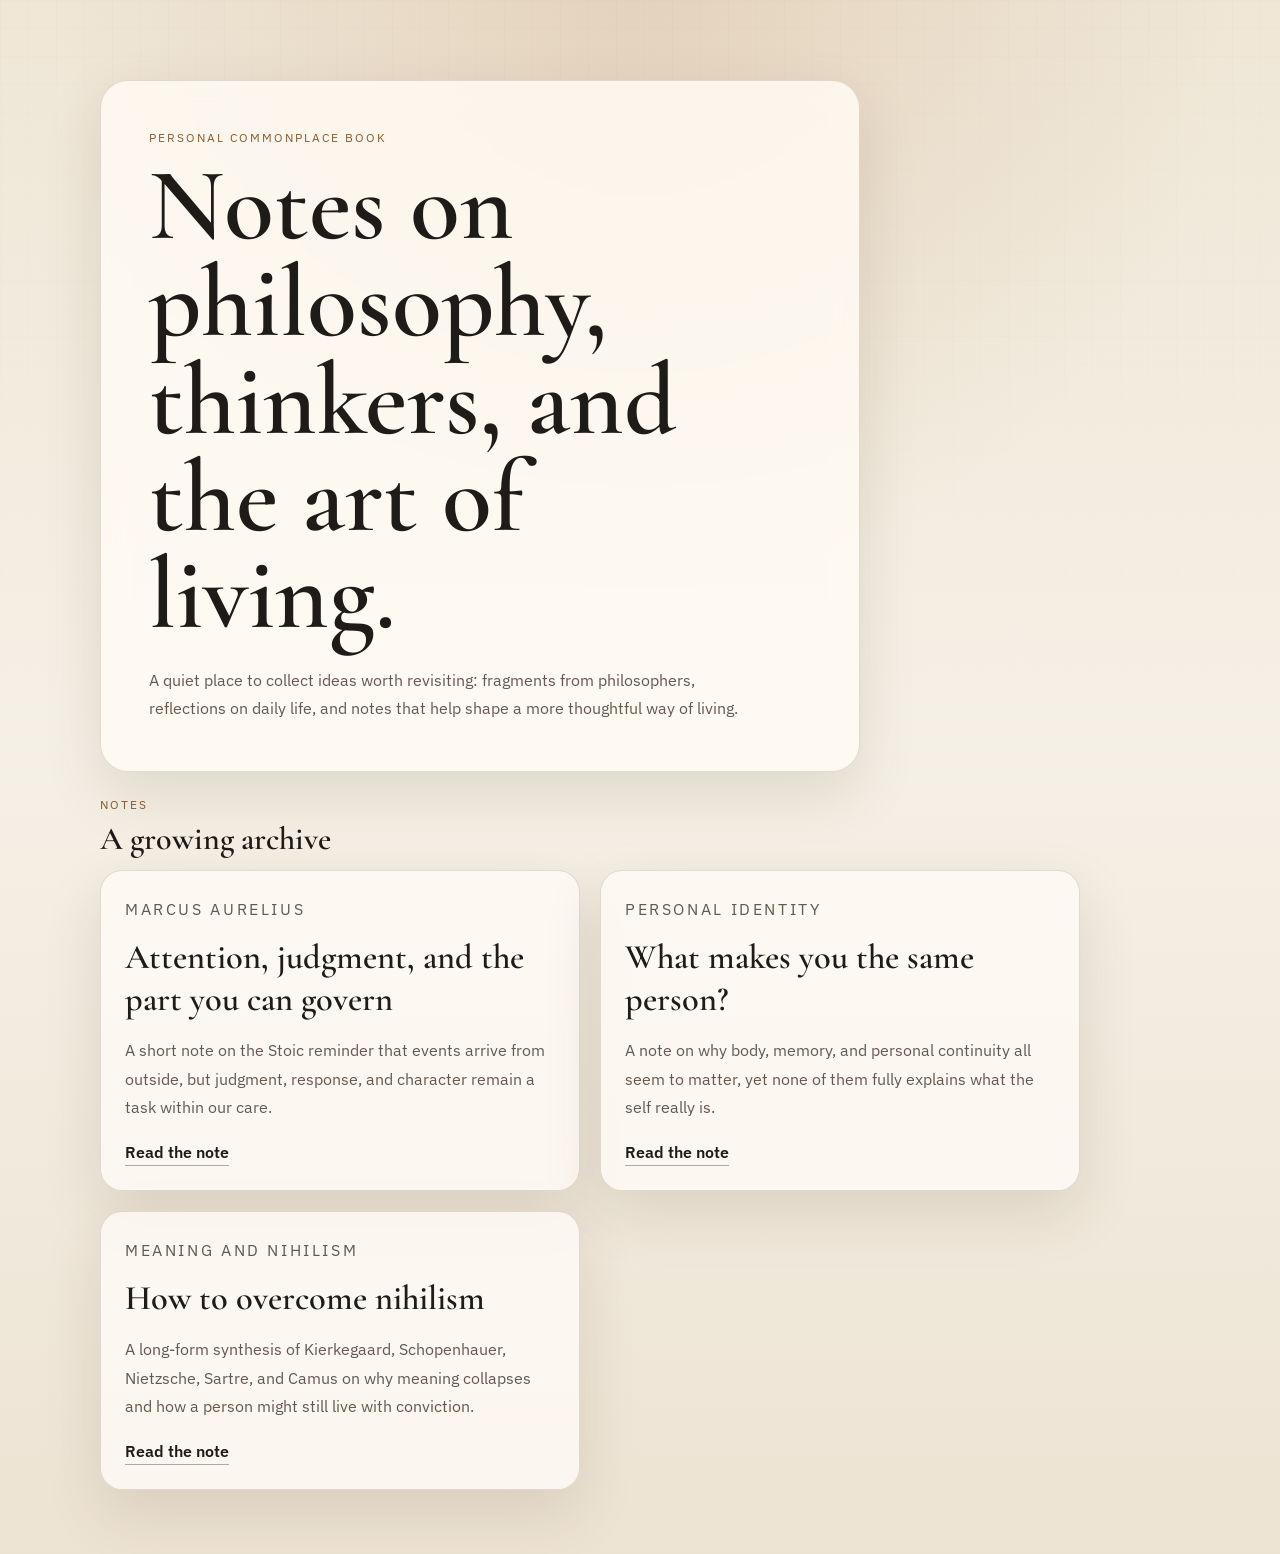
<file: index.html>
<!DOCTYPE html>
<html lang="en">
<head>
  <meta charset="UTF-8">
  <meta name="viewport" content="width=device-width, initial-scale=1.0">
  <title>Philosophy Notes</title>
  <link rel="preconnect" href="https://fonts.googleapis.com">
  <link rel="preconnect" href="https://fonts.gstatic.com" crossorigin>
  <link href="https://fonts.googleapis.com/css2?family=Cormorant+Garamond:wght@400;500;600;700&family=IBM+Plex+Sans:wght@400;500;600&display=swap" rel="stylesheet">
  <link rel="stylesheet" href="styles.css">
</head>
<body>
  <main class="layout">
    <section class="hero">
      <p class="eyebrow">Personal commonplace book</p>
      <h1>Notes on philosophy, thinkers, and the art of living.</h1>
      <p class="intro">
        A quiet place to collect ideas worth revisiting: fragments from philosophers,
        reflections on daily life, and notes that help shape a more thoughtful way of living.
      </p>
    </section>

    <section class="notes-section" aria-labelledby="notes-heading">
      <div class="section-heading">
        <p class="eyebrow">Notes</p>
        <h2 id="notes-heading">A growing archive</h2>
      </div>

      <div class="note-list">
        <article class="note-card">
          <p class="label">Marcus Aurelius</p>
          <h3>Attention, judgment, and the part you can govern</h3>
          <p>
            A short note on the Stoic reminder that events arrive from outside, but judgment,
            response, and character remain a task within our care.
          </p>
          <a class="note-link" href="notes/attention-and-control.html">Read the note</a>
        </article>

        <article class="note-card">
          <p class="label">Personal Identity</p>
          <h3>What makes you the same person?</h3>
          <p>
            A note on why body, memory, and personal continuity all seem to matter, yet none of
            them fully explains what the self really is.
          </p>
          <a class="note-link" href="notes/what-makes-you-the-same-person.html">Read the note</a>
        </article>

        <article class="note-card">
          <p class="label">Meaning and Nihilism</p>
          <h3>How to overcome nihilism</h3>
          <p>
            A long-form synthesis of Kierkegaard, Schopenhauer, Nietzsche, Sartre, and Camus on
            why meaning collapses and how a person might still live with conviction.
          </p>
          <a class="note-link" href="notes/how-to-overcome-nihilism.html">Read the note</a>
        </article>
      </div>
    </section>
  </main>
</body>
</html>
</file>
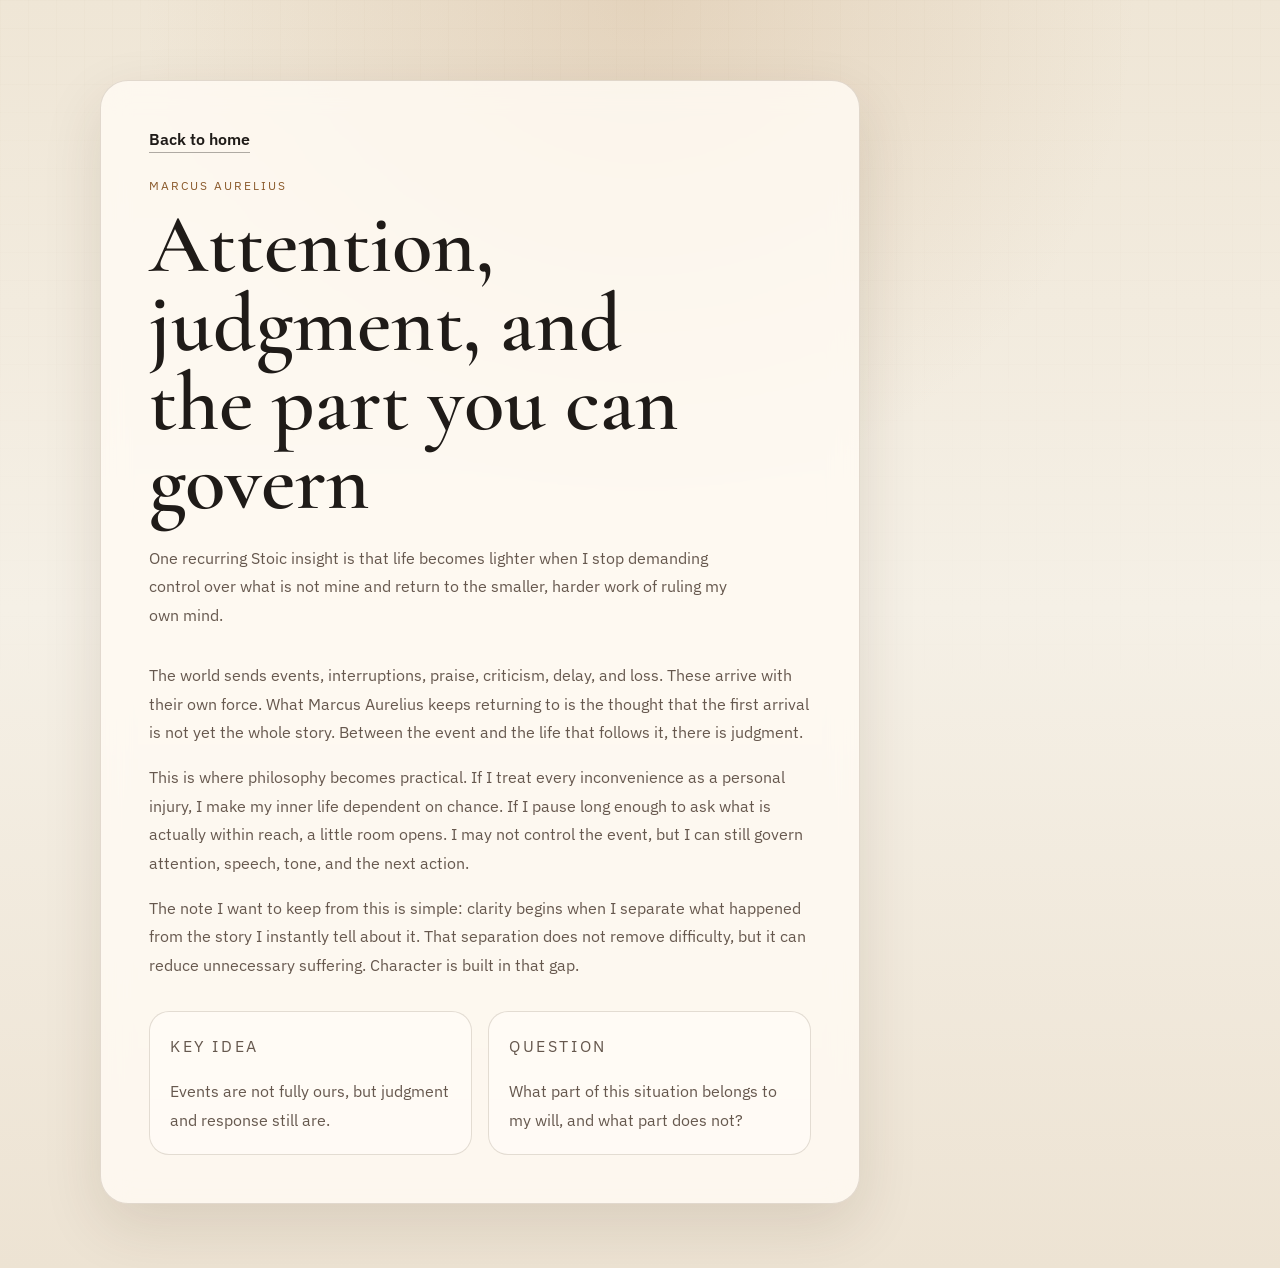
<file: notes/attention-and-control.html>
<!DOCTYPE html>
<html lang="en">
<head>
  <meta charset="UTF-8">
  <meta name="viewport" content="width=device-width, initial-scale=1.0">
  <title>Attention, Judgment, and Control</title>
  <link rel="preconnect" href="https://fonts.googleapis.com">
  <link rel="preconnect" href="https://fonts.gstatic.com" crossorigin>
  <link href="https://fonts.googleapis.com/css2?family=Cormorant+Garamond:wght@400;500;600;700&family=IBM+Plex+Sans:wght@400;500;600&display=swap" rel="stylesheet">
  <link rel="stylesheet" href="../styles.css">
</head>
<body>
  <main class="layout">
    <article class="note-page">
      <a class="back-link" href="../index.html">Back to home</a>
      <p class="eyebrow">Marcus Aurelius</p>
      <h1>Attention, judgment, and the part you can govern</h1>
      <p class="intro">
        One recurring Stoic insight is that life becomes lighter when I stop demanding control
        over what is not mine and return to the smaller, harder work of ruling my own mind.
      </p>

      <section class="note-body">
        <p>
          The world sends events, interruptions, praise, criticism, delay, and loss. These arrive
          with their own force. What Marcus Aurelius keeps returning to is the thought that the
          first arrival is not yet the whole story. Between the event and the life that follows it,
          there is judgment.
        </p>
        <p>
          This is where philosophy becomes practical. If I treat every inconvenience as a personal
          injury, I make my inner life dependent on chance. If I pause long enough to ask what is
          actually within reach, a little room opens. I may not control the event, but I can still
          govern attention, speech, tone, and the next action.
        </p>
        <p>
          The note I want to keep from this is simple: clarity begins when I separate what happened
          from the story I instantly tell about it. That separation does not remove difficulty, but
          it can reduce unnecessary suffering. Character is built in that gap.
        </p>
      </section>

      <section class="note-meta" aria-label="Note summary">
        <div class="meta-card">
          <p class="label">Key idea</p>
          <p>Events are not fully ours, but judgment and response still are.</p>
        </div>
        <div class="meta-card">
          <p class="label">Question</p>
          <p>What part of this situation belongs to my will, and what part does not?</p>
        </div>
      </section>
    </article>
  </main>
</body>
</html>
</file>
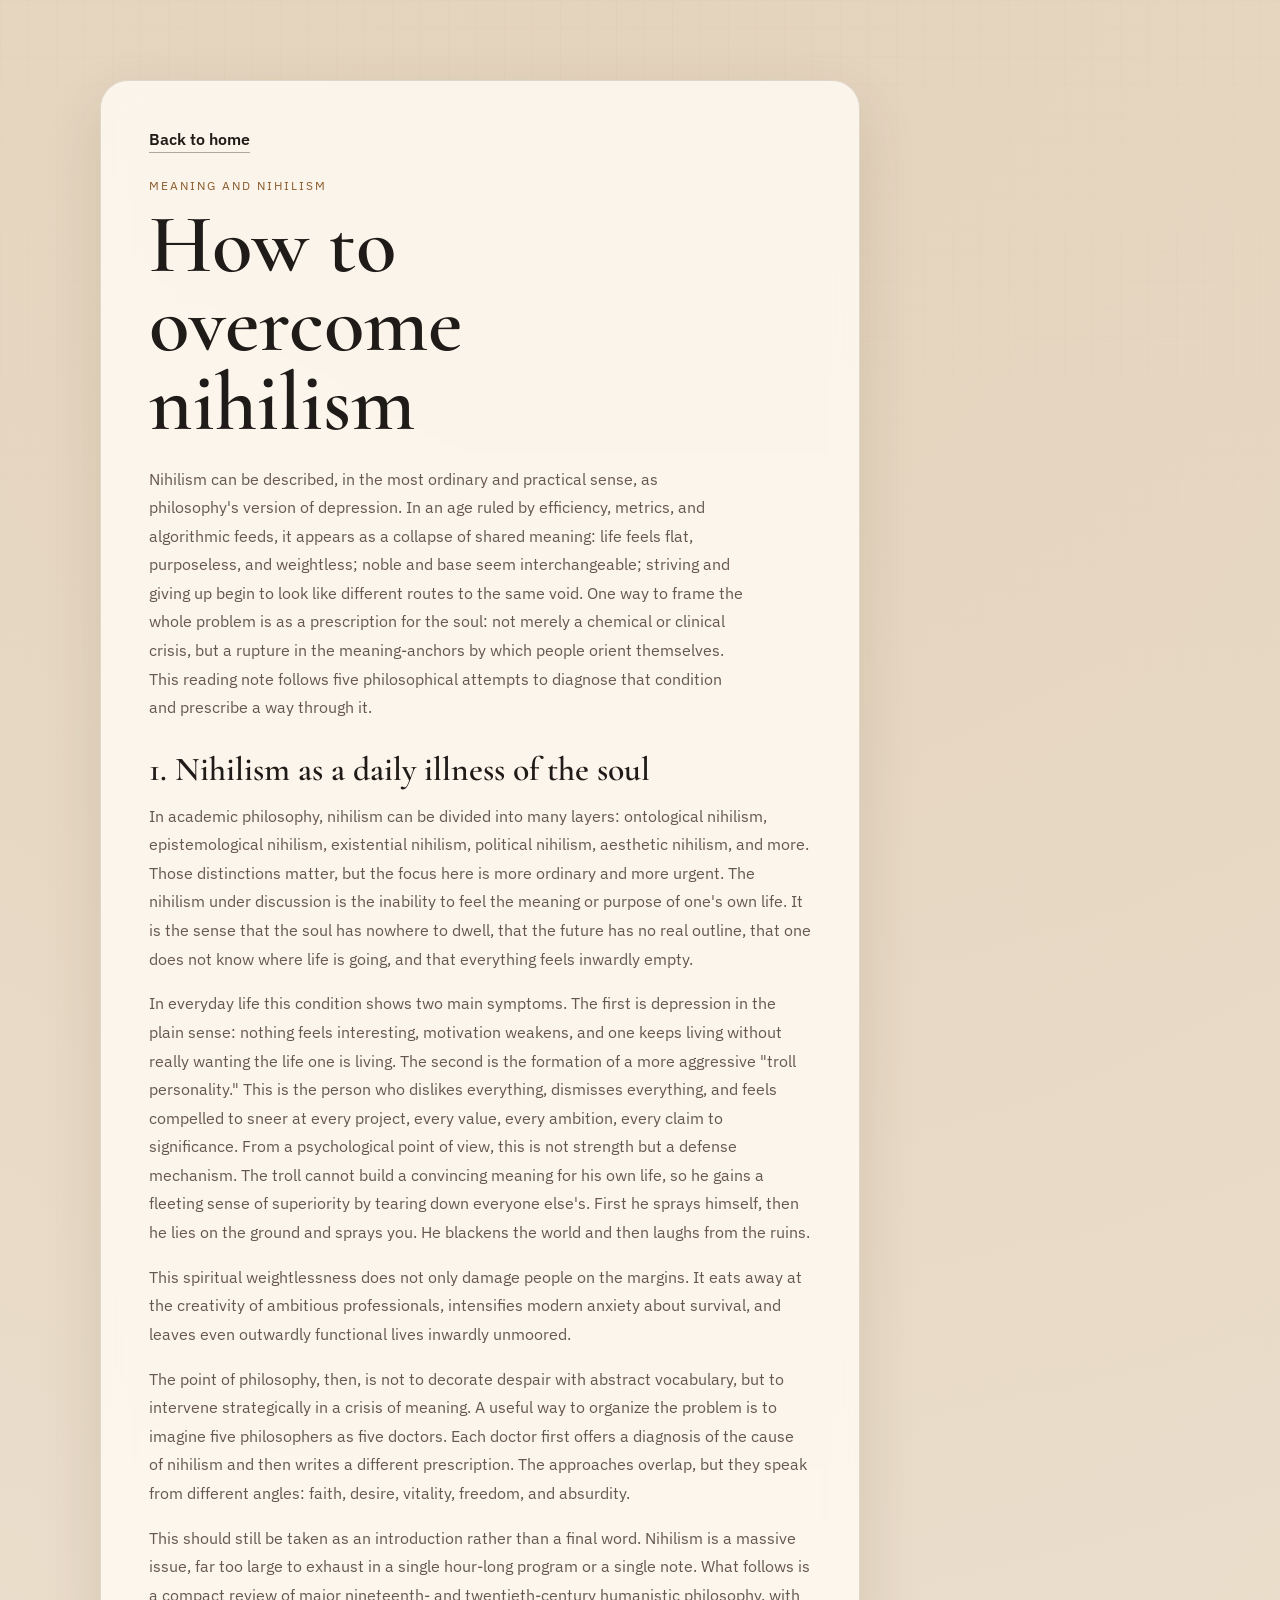
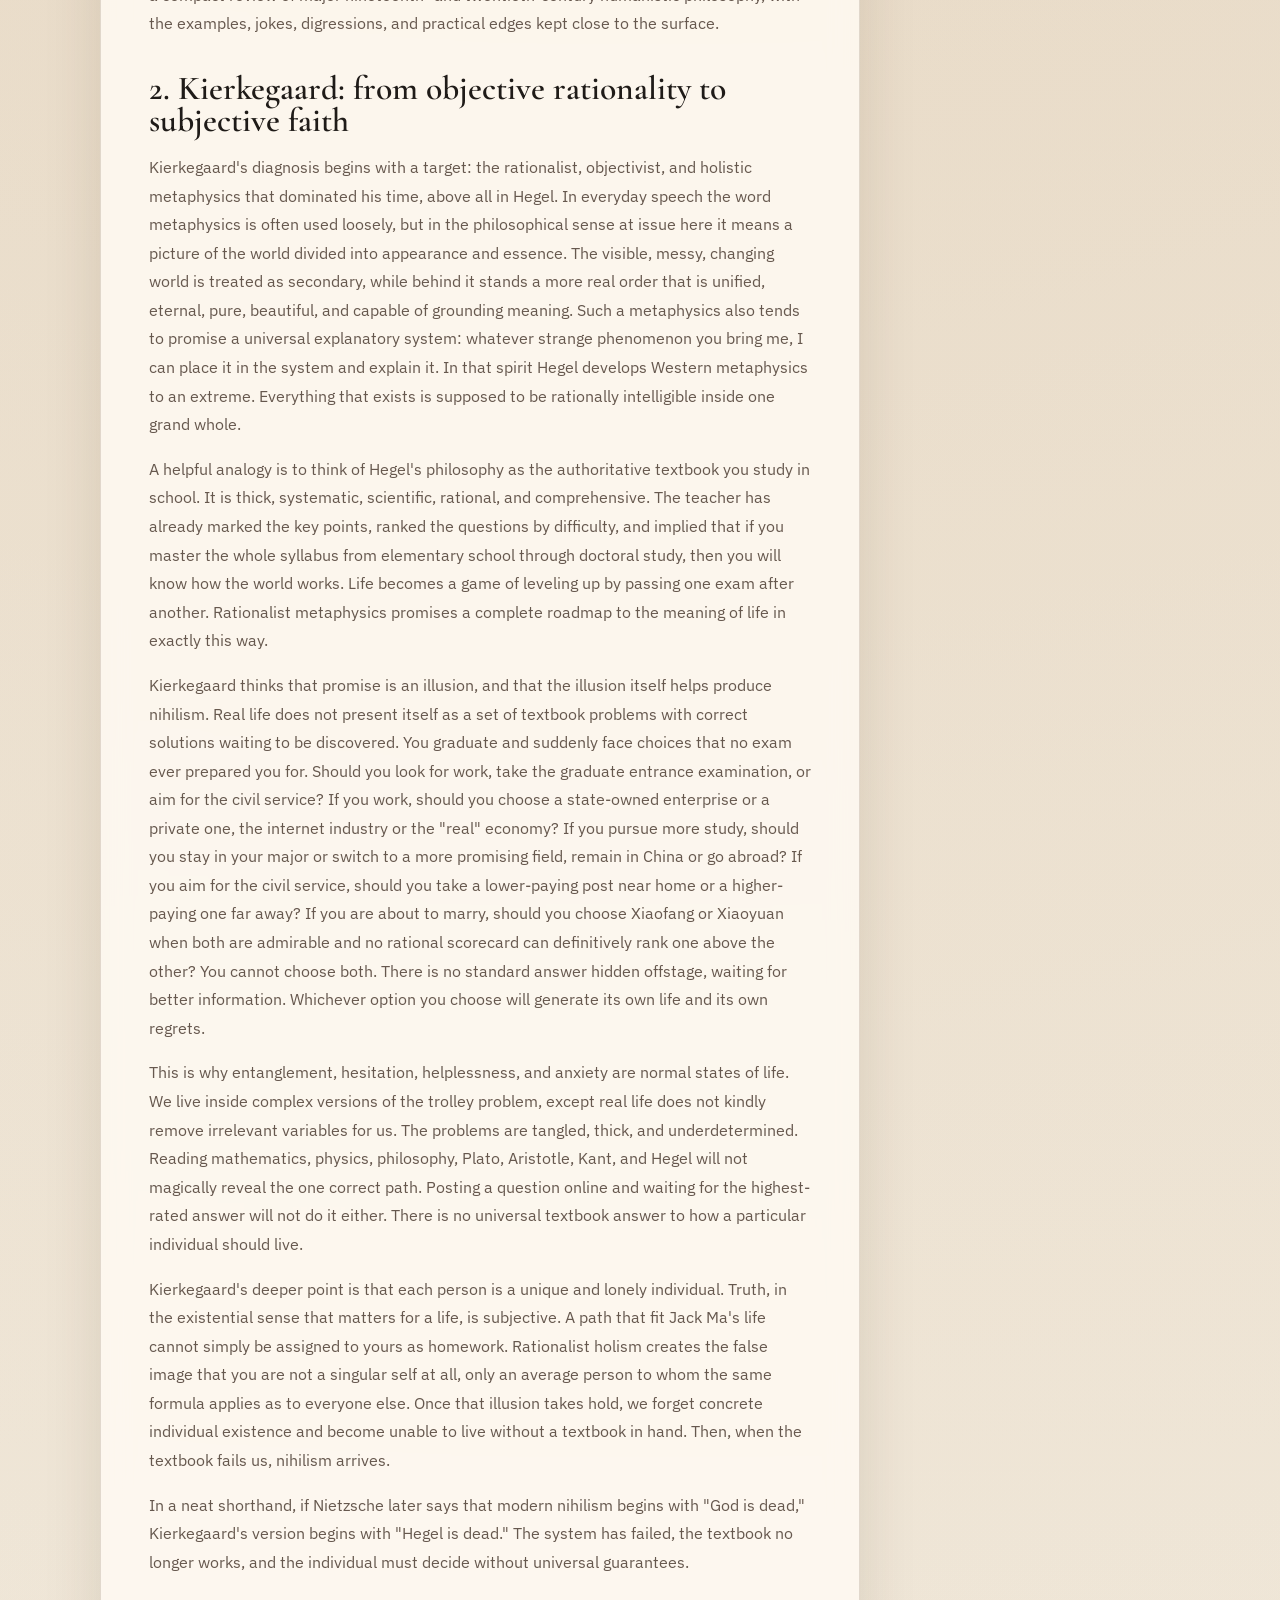
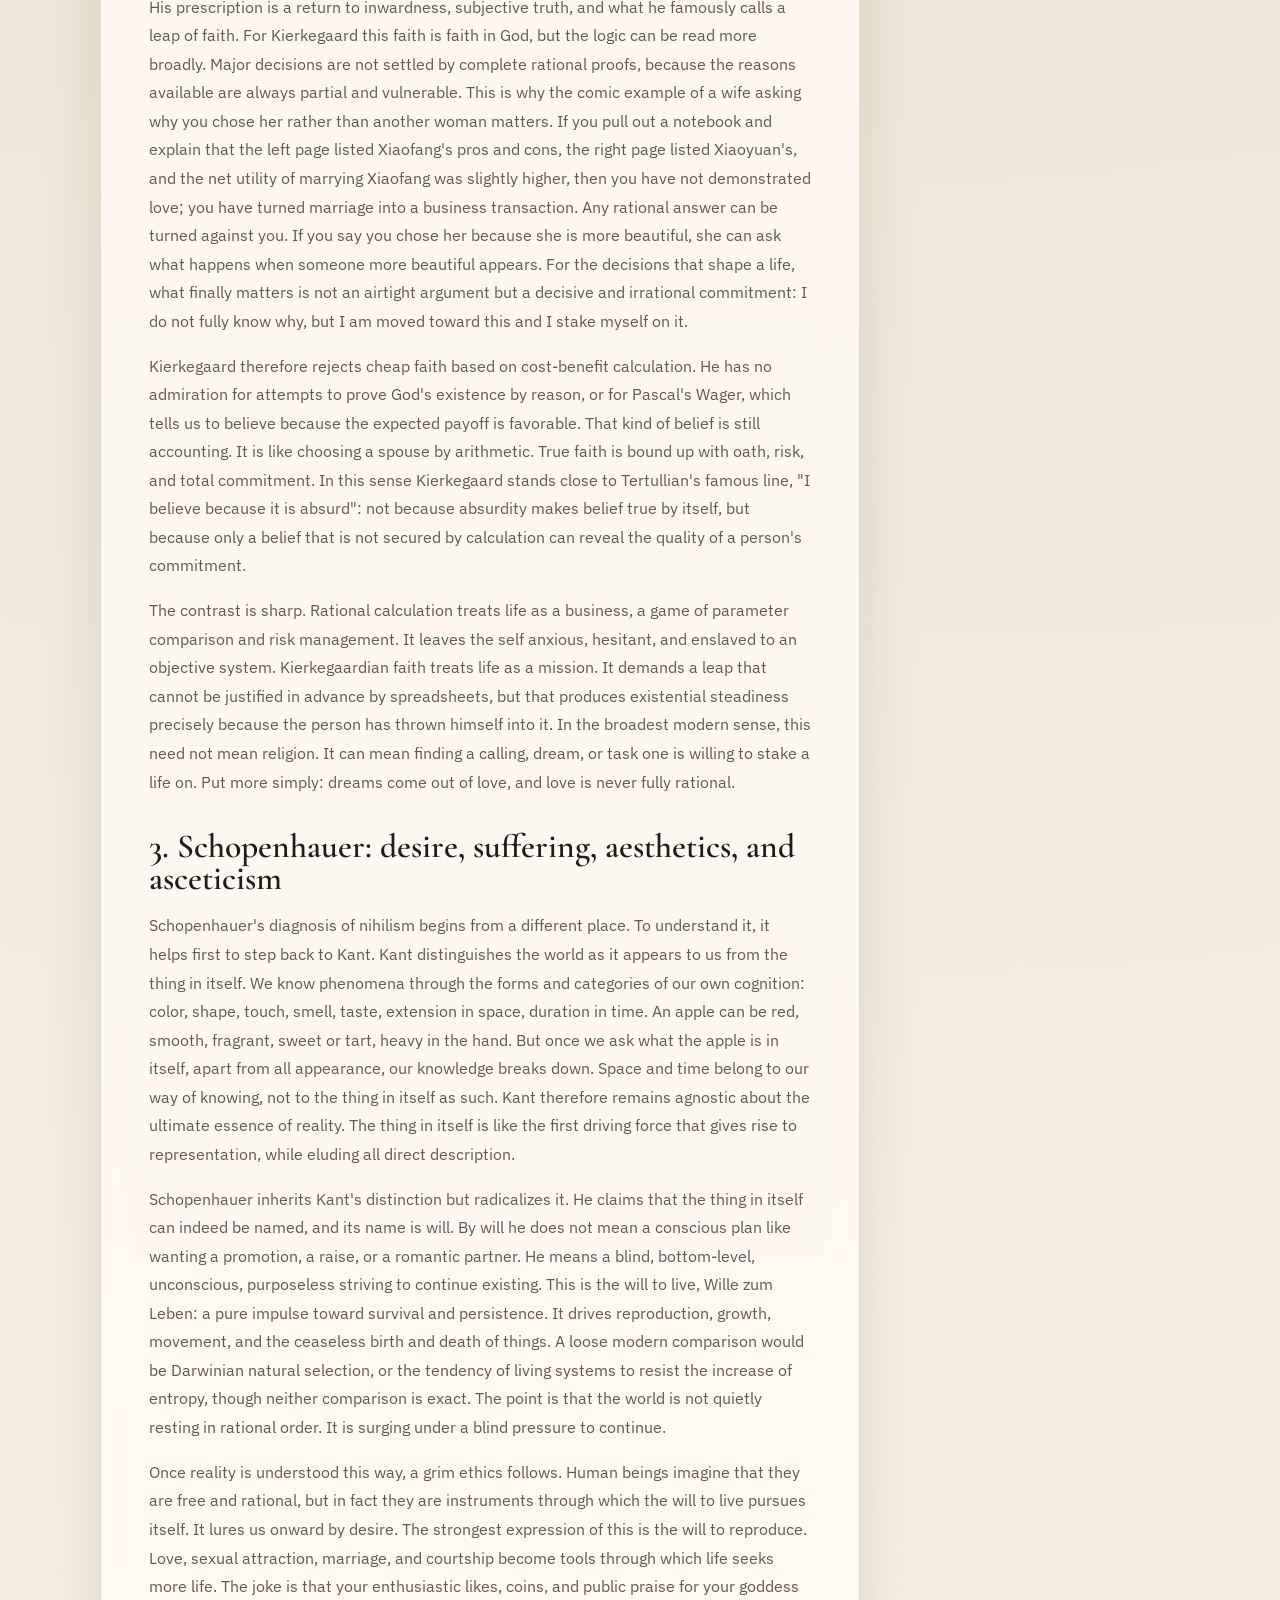
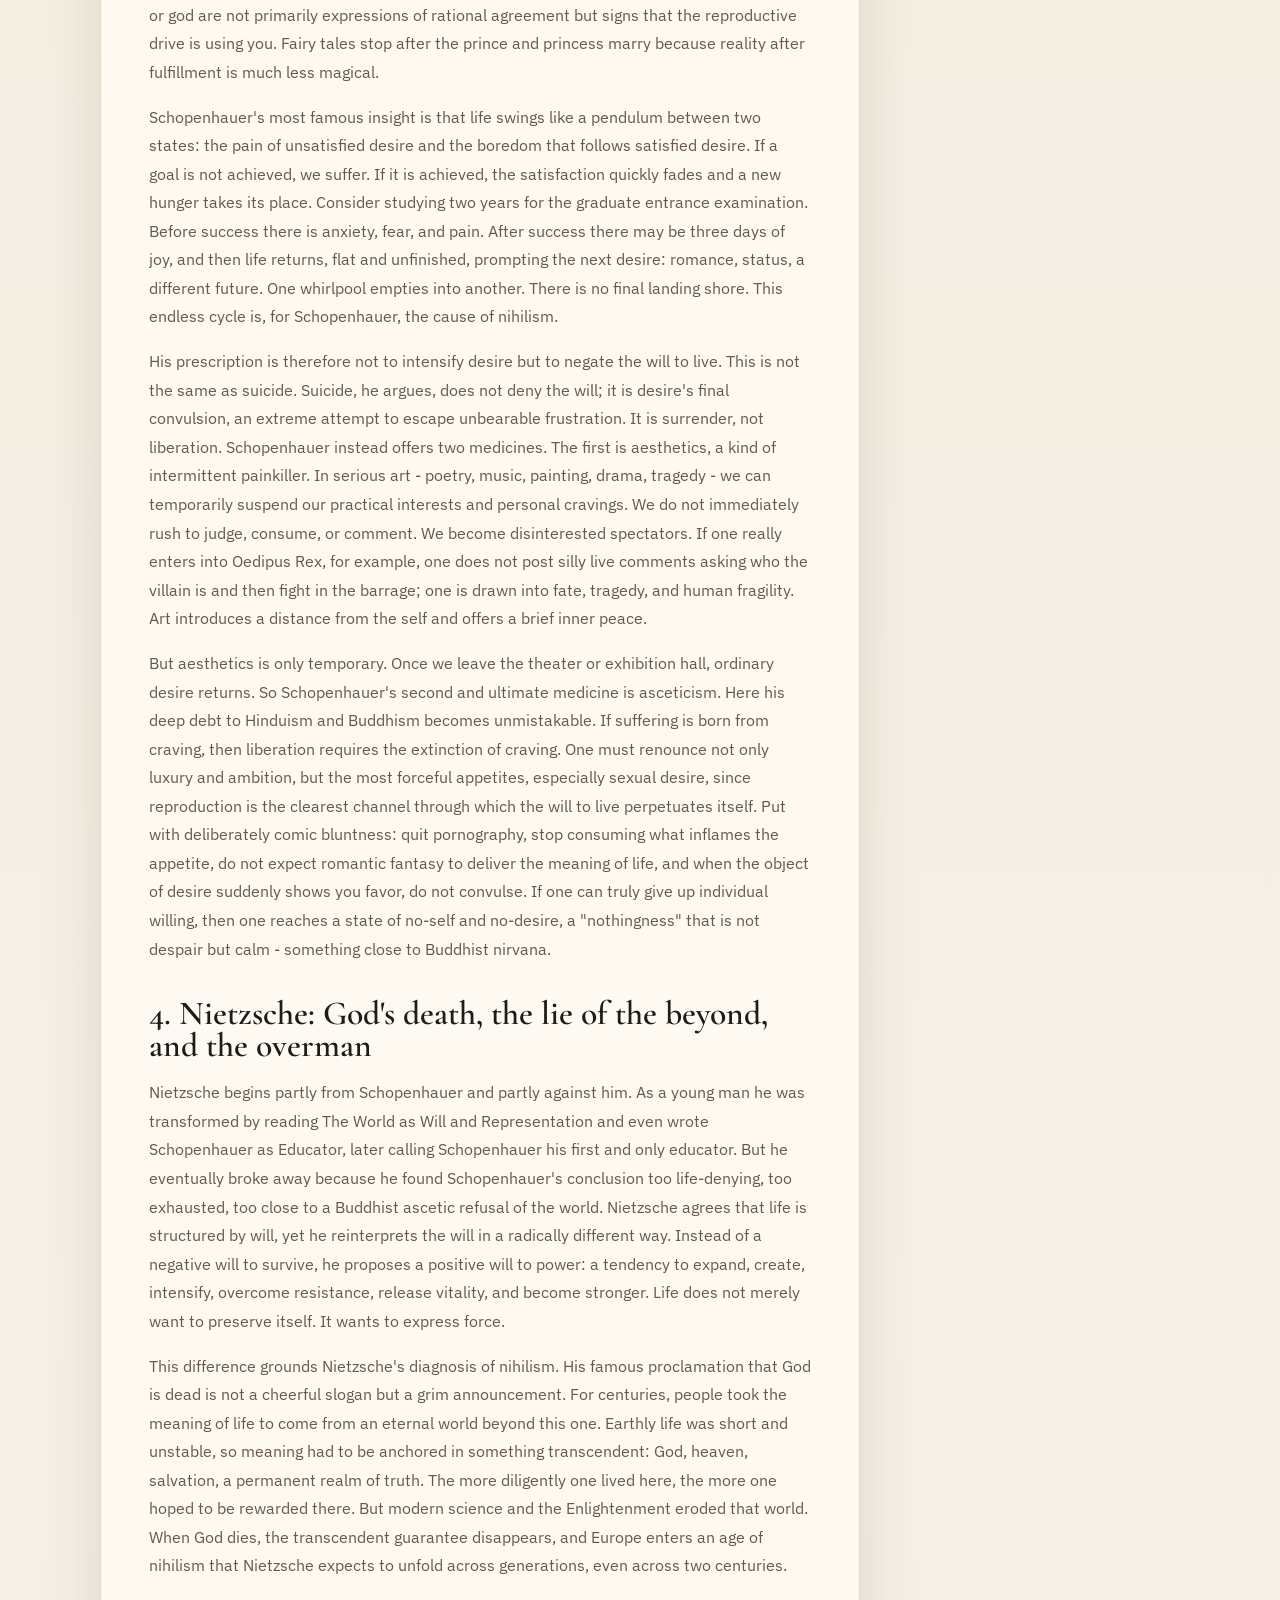
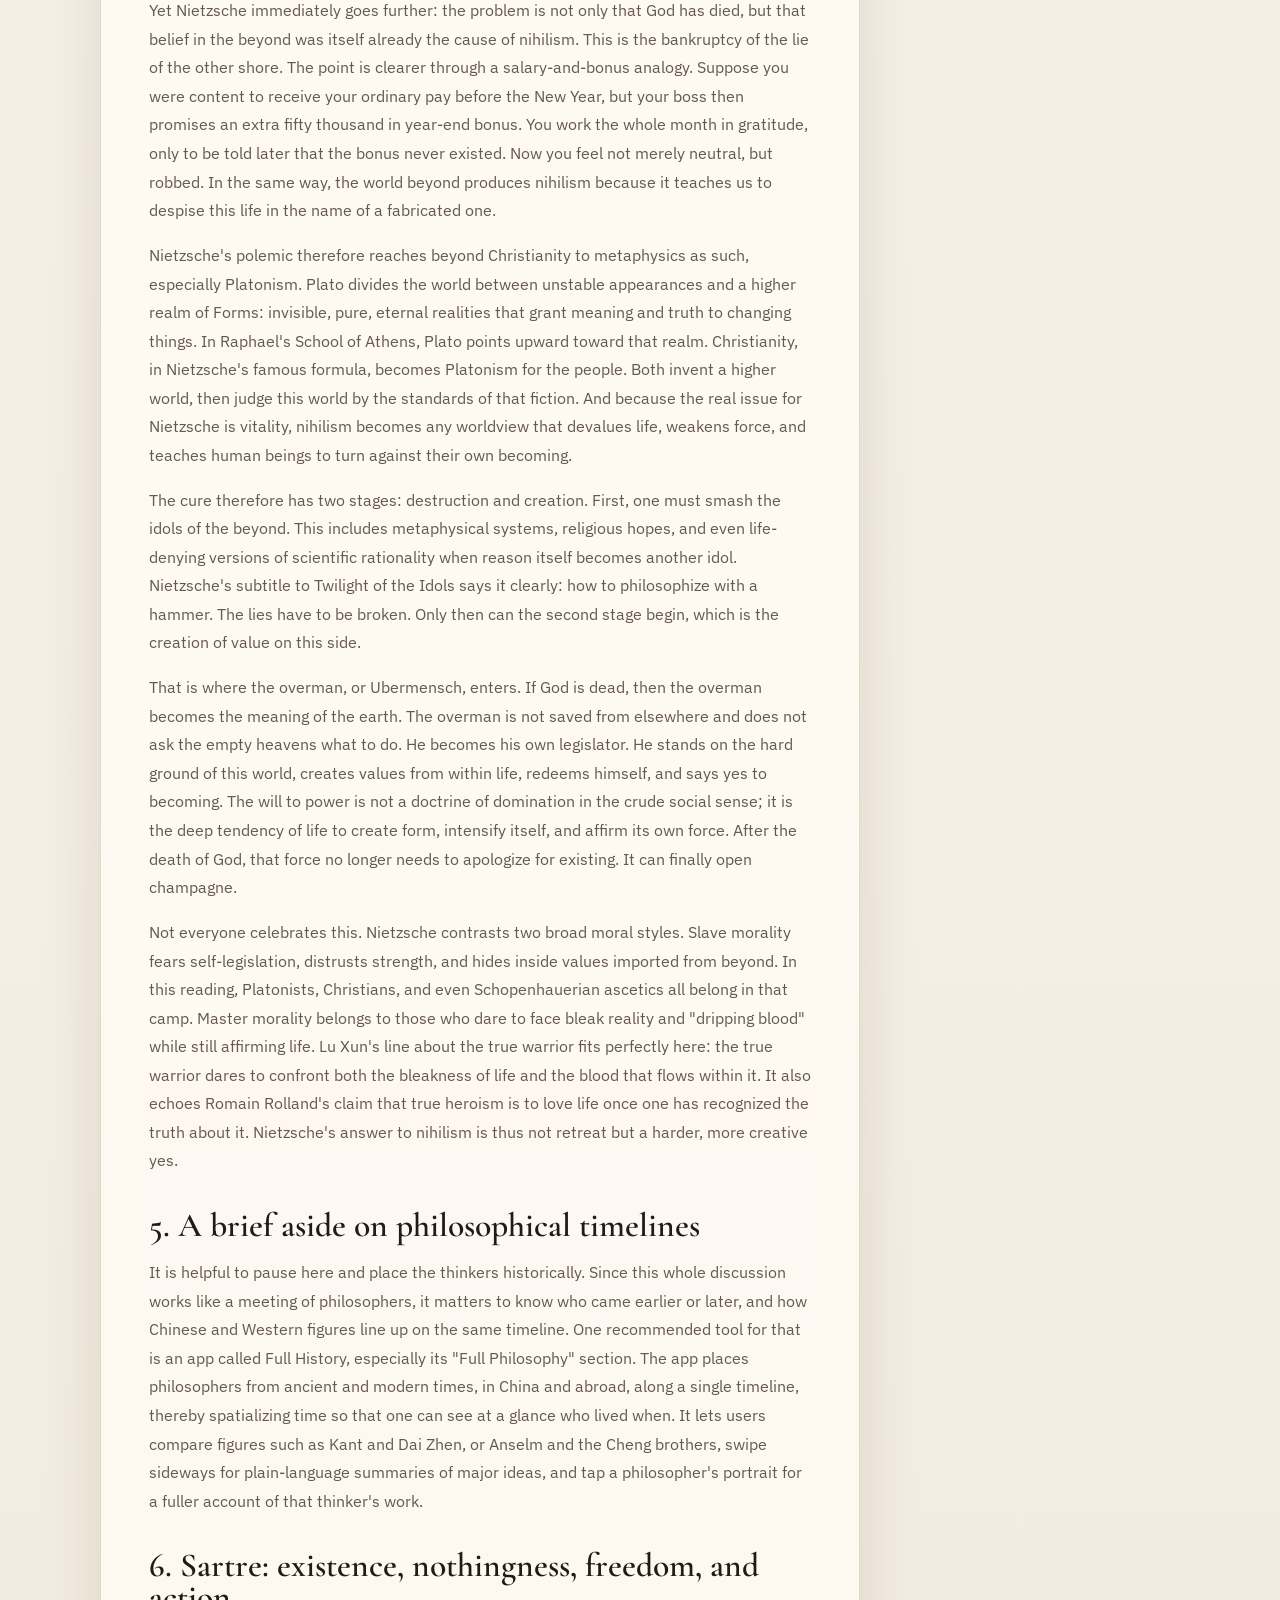
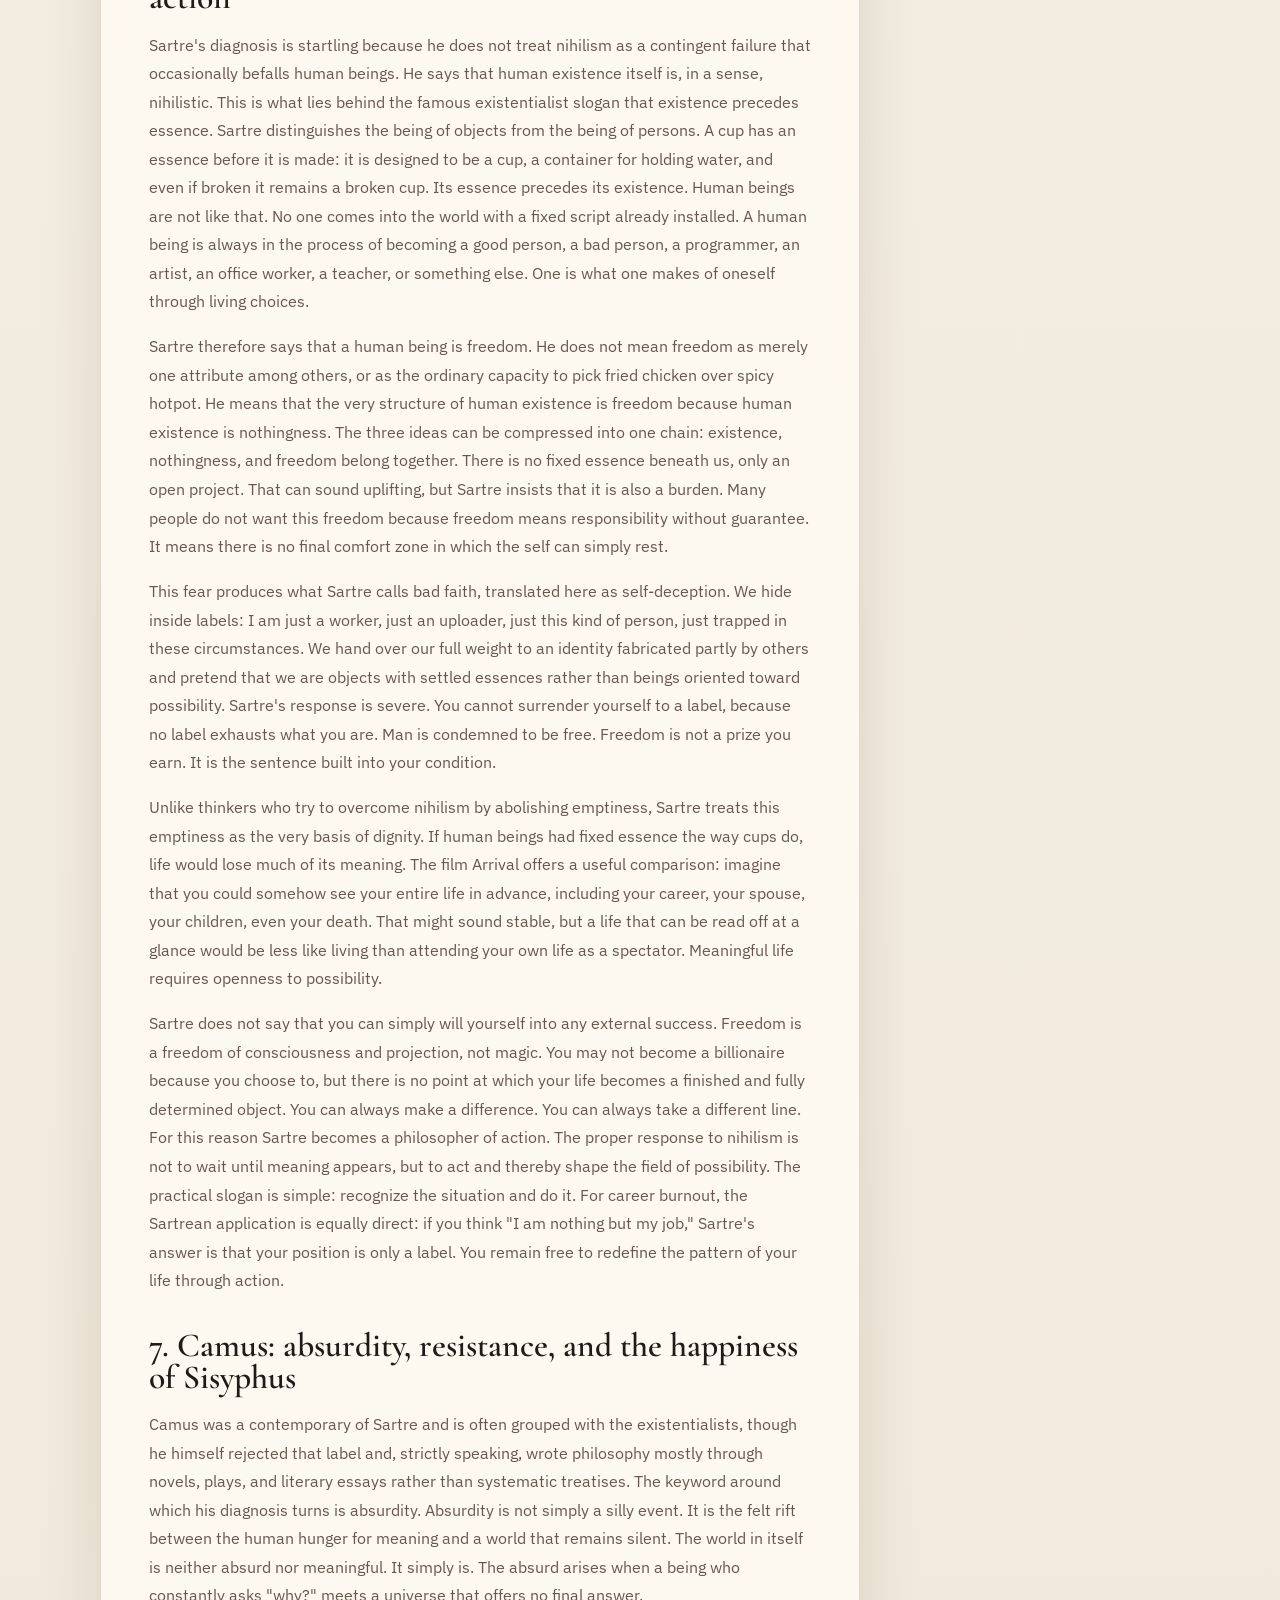
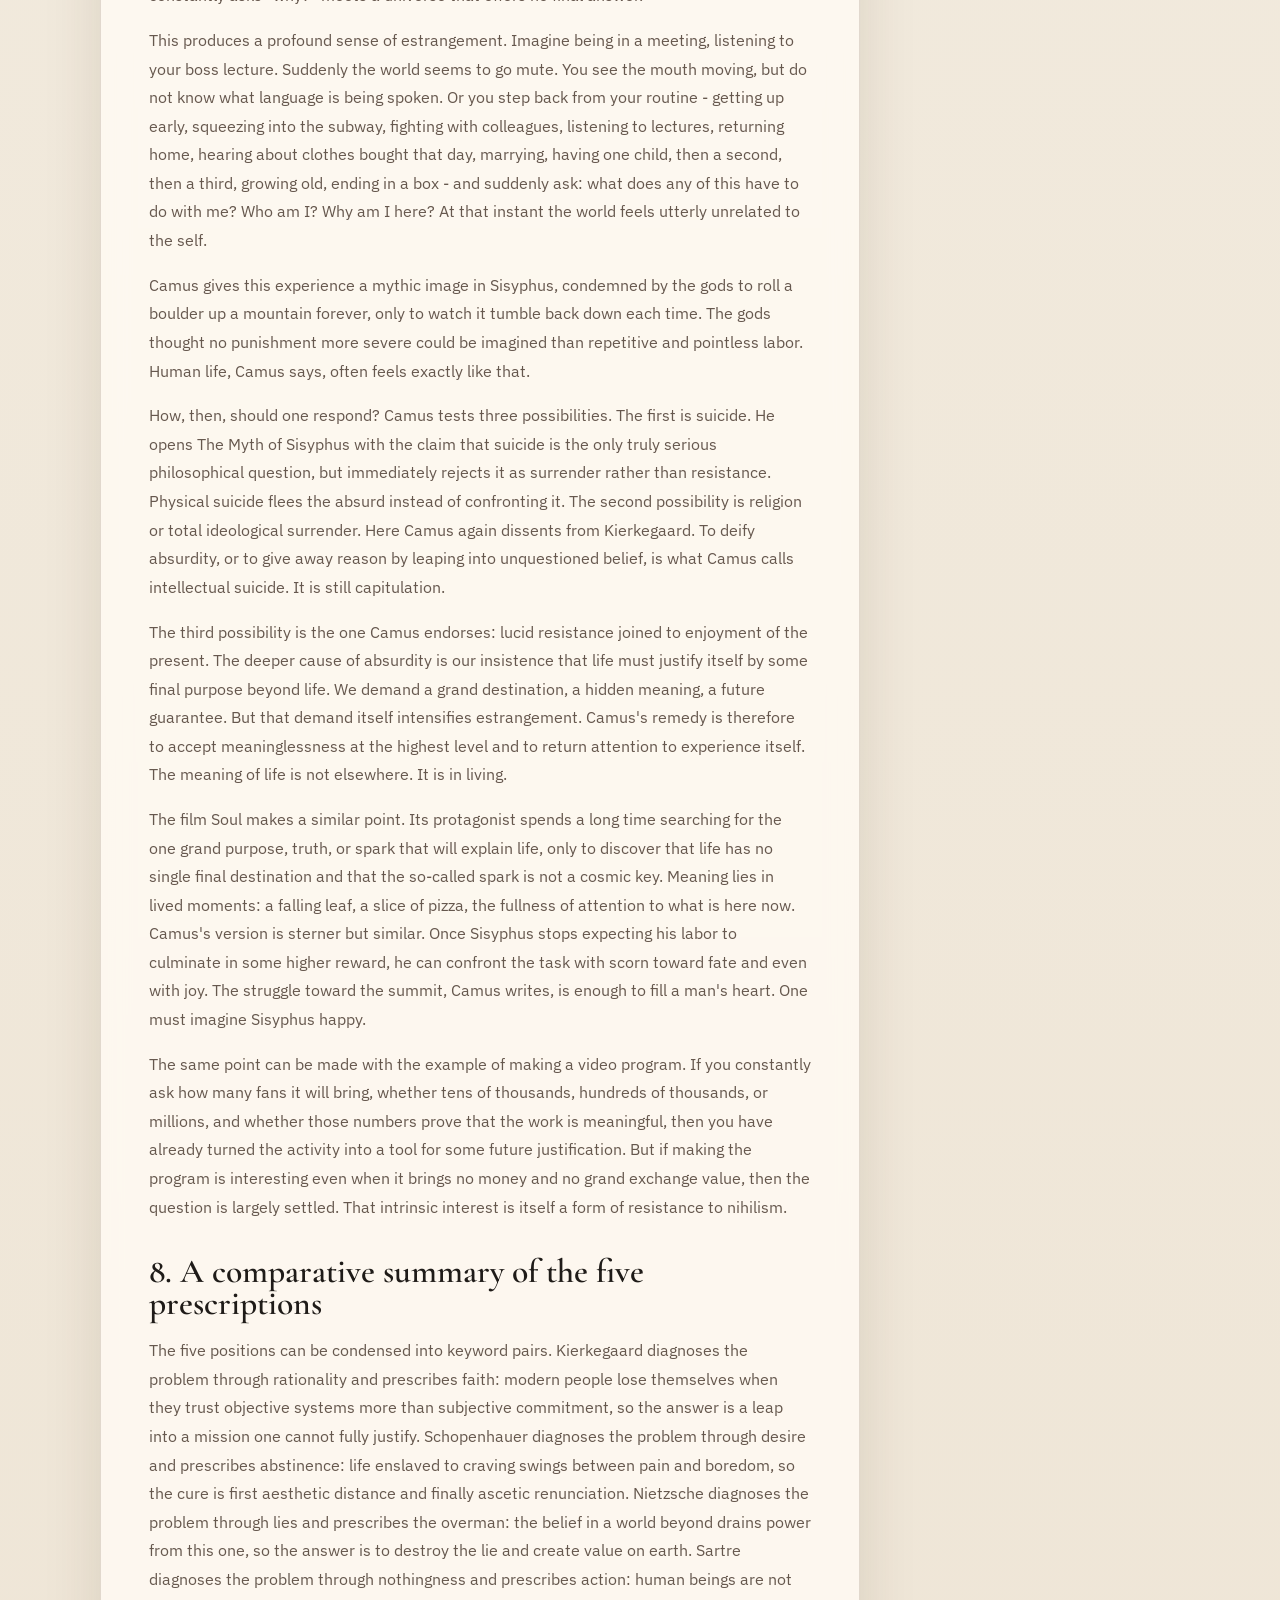
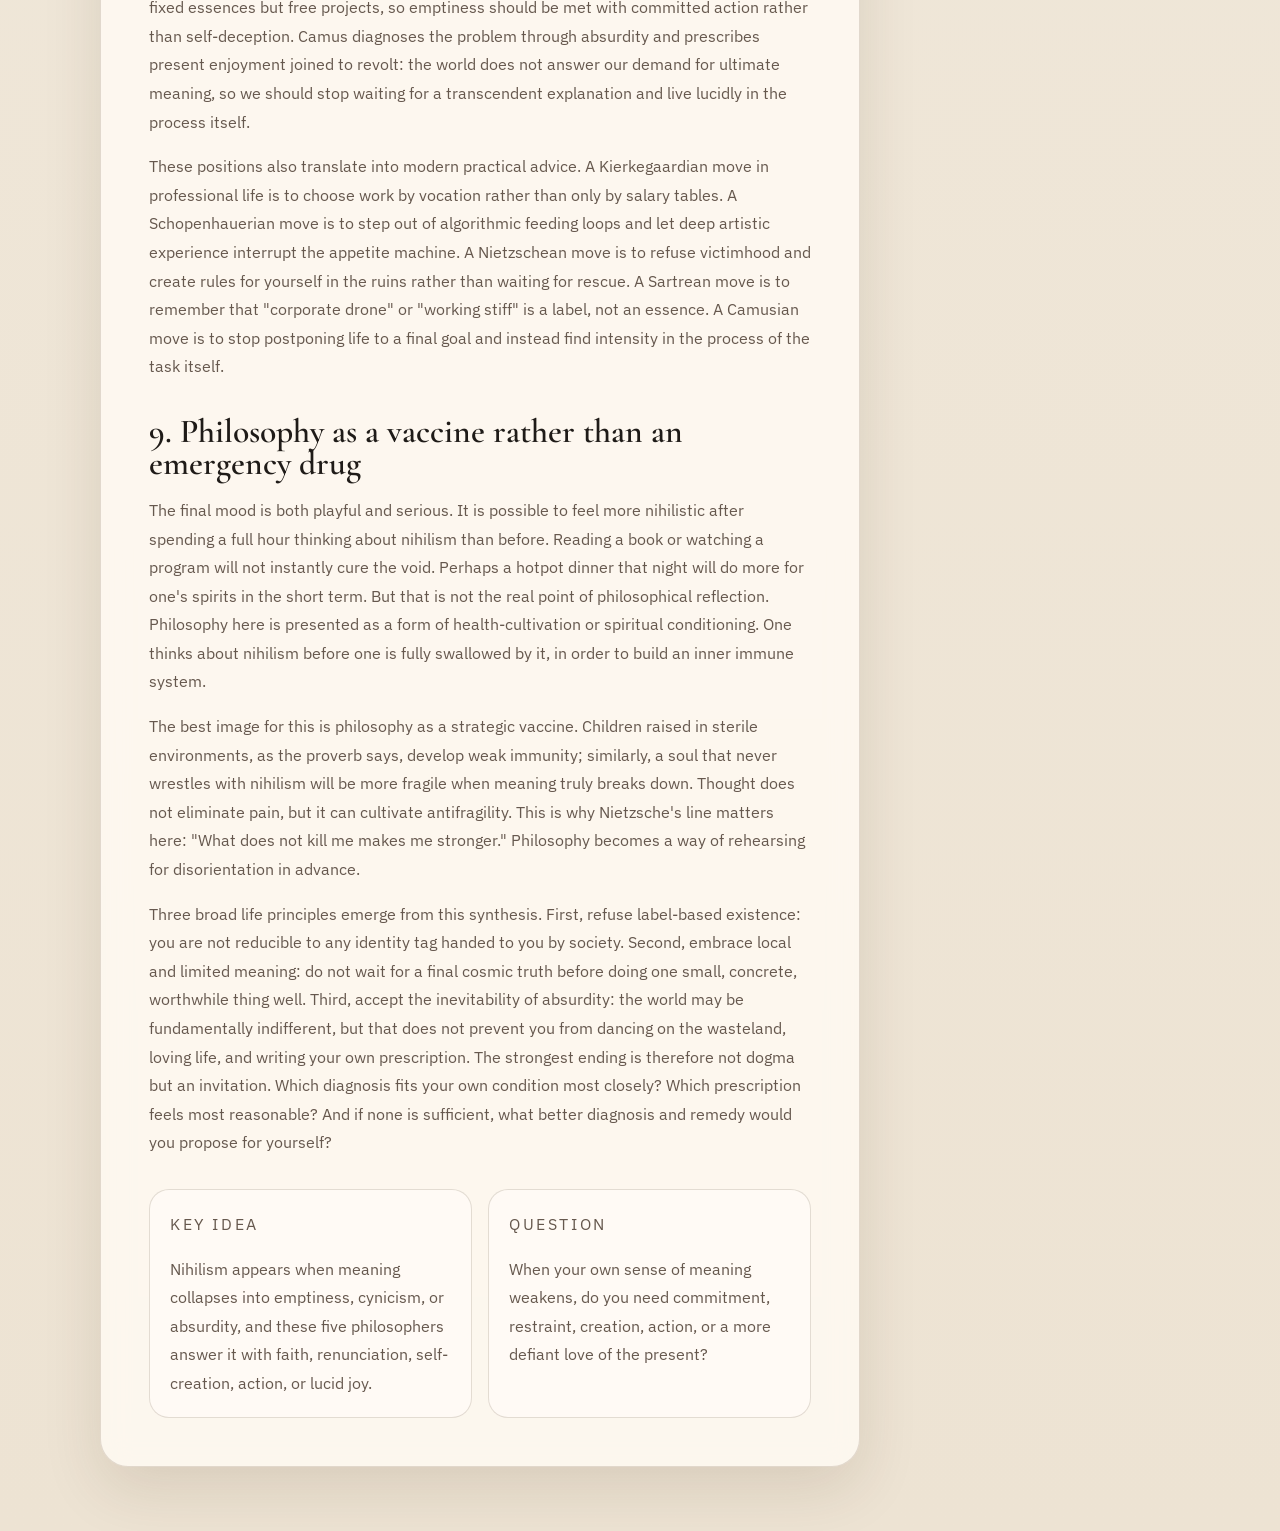
<file: notes/how-to-overcome-nihilism.html>
<!DOCTYPE html>
<html lang="en">
<head>
  <meta charset="UTF-8">
  <meta name="viewport" content="width=device-width, initial-scale=1.0">
  <title>How to Overcome Nihilism</title>
  <link rel="preconnect" href="https://fonts.googleapis.com">
  <link rel="preconnect" href="https://fonts.gstatic.com" crossorigin>
  <link href="https://fonts.googleapis.com/css2?family=Cormorant+Garamond:wght@400;500;600;700&family=IBM+Plex+Sans:wght@400;500;600&display=swap" rel="stylesheet">
  <link rel="stylesheet" href="../styles.css">
</head>
<body>
  <main class="layout">
    <article class="note-page">
      <a class="back-link" href="../index.html">Back to home</a>
      <p class="eyebrow">Meaning and Nihilism</p>
      <h1>How to overcome nihilism</h1>
      <p class="intro">
        Nihilism can be described, in the most ordinary and practical sense, as philosophy's version
        of depression. In an age ruled by efficiency, metrics, and algorithmic feeds, it appears as a
        collapse of shared meaning: life feels flat, purposeless, and weightless; noble and base seem
        interchangeable; striving and giving up begin to look like different routes to the same void.
        One way to frame the whole problem is as a prescription for the soul: not merely a chemical
        or clinical crisis, but a rupture in the meaning-anchors by which people orient themselves.
        This reading note follows five philosophical attempts to diagnose that condition and prescribe
        a way through it.
      </p>

      <section class="note-body">
        <h2>1. Nihilism as a daily illness of the soul</h2>
        <p>
          In academic philosophy, nihilism can be divided into many layers: ontological nihilism,
          epistemological nihilism, existential nihilism, political nihilism, aesthetic nihilism, and
          more. Those distinctions matter, but the focus here is more ordinary and more urgent. The
          nihilism under discussion is the inability to feel the meaning or purpose of one's own life.
          It is the sense that the soul has nowhere to dwell, that the future has no real outline,
          that one does not know where life is going, and that everything feels inwardly empty.
        </p>
        <p>
          In everyday life this condition shows two main symptoms. The first is depression in the
          plain sense: nothing feels interesting, motivation weakens, and one keeps living without
          really wanting the life one is living. The second is the formation of a more aggressive
          "troll personality." This is the person who dislikes everything, dismisses everything,
          and feels compelled to sneer at every project, every value, every ambition, every claim to
          significance. From a psychological point of view, this is not strength but a defense
          mechanism. The troll cannot build a convincing meaning for his own life, so he gains a
          fleeting sense of superiority by tearing down everyone else's. First he sprays himself,
          then he lies on the ground and sprays you. He blackens the world and then laughs from the
          ruins.
        </p>
        <p>
          This spiritual weightlessness does not only damage people on the margins. It eats away at
          the creativity of ambitious professionals, intensifies modern anxiety about survival, and
          leaves even outwardly functional lives inwardly unmoored.
        </p>
        <p>
          The point of philosophy, then, is not to decorate despair with abstract vocabulary, but to
          intervene strategically in a crisis of meaning. A useful way to organize the problem is to
          imagine five philosophers as five doctors. Each doctor first offers a diagnosis of the cause
          of nihilism and then writes a different prescription. The approaches overlap, but they speak from
          different angles: faith, desire, vitality, freedom, and absurdity.
        </p>
        <p>
          This should still be taken as an introduction rather than a final word. Nihilism is a
          massive issue, far too large to exhaust in a single hour-long program or a single note. What
          follows is a compact review of major nineteenth- and twentieth-century humanistic
          philosophy, with the examples, jokes, digressions, and practical edges kept close to the
          surface.
        </p>

        <h2>2. Kierkegaard: from objective rationality to subjective faith</h2>
        <p>
          Kierkegaard's diagnosis begins with a target: the rationalist, objectivist, and holistic
          metaphysics that dominated his time, above all in Hegel. In everyday speech the word
          metaphysics is often used loosely, but in the philosophical sense at issue here it means a
          picture of the world divided into appearance and essence. The visible, messy, changing world
          is treated as secondary, while behind it stands a more real order that is unified, eternal,
          pure, beautiful, and capable of grounding meaning. Such a metaphysics also tends to promise
          a universal explanatory system: whatever strange phenomenon you bring me, I can place it in
          the system and explain it. In that spirit Hegel develops Western metaphysics to an extreme.
          Everything that exists is supposed to be rationally intelligible inside one grand whole.
        </p>
        <p>
          A helpful analogy is to think of Hegel's philosophy as the authoritative textbook
          you study in school. It is thick, systematic, scientific, rational, and comprehensive. The
          teacher has already marked the key points, ranked the questions by difficulty, and implied
          that if you master the whole syllabus from elementary school through doctoral study, then
          you will know how the world works. Life becomes a game of leveling up by passing one exam
          after another. Rationalist metaphysics promises a complete roadmap to the meaning of life in
          exactly this way.
        </p>
        <p>
          Kierkegaard thinks that promise is an illusion, and that the illusion itself helps produce
          nihilism. Real life does not present itself as a set of textbook problems with correct
          solutions waiting to be discovered. You graduate and suddenly face choices that no exam ever
          prepared you for. Should you look for work, take the graduate entrance examination, or aim
          for the civil service? If you work, should you choose a state-owned enterprise or a private
          one, the internet industry or the "real" economy? If you pursue more study, should you stay
          in your major or switch to a more promising field, remain in China or go abroad? If you aim
          for the civil service, should you take a lower-paying post near home or a higher-paying one
          far away? If you are about to marry, should you choose Xiaofang or Xiaoyuan when both are
          admirable and no rational scorecard can definitively rank one above the other? You cannot
          choose both. There is no standard answer hidden offstage, waiting for better information.
          Whichever option you choose will generate its own life and its own regrets.
        </p>
        <p>
          This is why entanglement, hesitation, helplessness, and anxiety are normal states of life.
          We live inside complex versions of the trolley problem, except real
          life does not kindly remove irrelevant variables for us. The problems are tangled, thick,
          and underdetermined. Reading mathematics, physics, philosophy, Plato, Aristotle, Kant, and
          Hegel will not magically reveal the one correct path. Posting a question online and waiting
          for the highest-rated answer will not do it either. There is no universal textbook answer to
          how a particular individual should live.
        </p>
        <p>
          Kierkegaard's deeper point is that each person is a unique and lonely individual. Truth, in
          the existential sense that matters for a life, is subjective. A path that fit Jack Ma's life
          cannot simply be assigned to yours as homework. Rationalist holism creates the false image
          that you are not a singular self at all, only an average person to whom the same formula
          applies as to everyone else. Once that illusion takes hold, we forget concrete individual
          existence and become unable to live without a textbook in hand. Then, when the textbook
          fails us, nihilism arrives.
        </p>
        <p>
          In a neat shorthand, if Nietzsche later says that modern nihilism begins with "God is dead,"
          Kierkegaard's version begins with "Hegel is dead." The system has
          failed, the textbook no longer works, and the individual must decide without universal
          guarantees.
        </p>
        <p>
          His prescription is a return to inwardness, subjective truth, and what he famously calls a
          leap of faith. For Kierkegaard this faith is faith in God, but the logic can be read more broadly.
          Major decisions are not settled by complete rational proofs, because the reasons available
          are always partial and vulnerable. This is why the comic example of a wife asking why you
          chose her rather than another woman matters. If you pull out a notebook and explain
          that the left page listed Xiaofang's pros and cons, the right page listed Xiaoyuan's, and
          the net utility of marrying Xiaofang was slightly higher, then you have not demonstrated
          love; you have turned marriage into a business transaction. Any rational answer can be
          turned against you. If you say you chose her because she is more beautiful, she can ask what
          happens when someone more beautiful appears. For the decisions that shape a life, what
          finally matters is not an airtight argument but a decisive and irrational commitment: I do
          not fully know why, but I am moved toward this and I stake myself on it.
        </p>
        <p>
          Kierkegaard therefore rejects cheap faith based on cost-benefit calculation. He has no
          admiration for attempts to prove God's existence by reason, or for Pascal's Wager, which
          tells us to believe because the expected payoff is favorable. That kind of belief is still
          accounting. It is like choosing a spouse by arithmetic. True faith is bound up with oath,
          risk, and total commitment. In this sense Kierkegaard stands close to Tertullian's famous
          line, "I believe because it is absurd": not because absurdity makes belief true by itself,
          but because only a belief that is not secured by calculation can reveal the quality of a
          person's commitment.
        </p>
        <p>
          The contrast is sharp. Rational calculation treats life as a business, a game of parameter
          comparison and risk management. It leaves the self anxious, hesitant, and enslaved to an
          objective system. Kierkegaardian faith treats life as a mission. It demands a leap that
          cannot be justified in advance by spreadsheets, but that produces existential steadiness
          precisely because the person has thrown himself into it. In the broadest modern sense, this
          need not mean religion. It can mean finding a calling, dream, or task one is willing to
          stake a life on. Put more simply: dreams come out of love, and love is never fully rational.
        </p>

        <h2>3. Schopenhauer: desire, suffering, aesthetics, and asceticism</h2>
        <p>
          Schopenhauer's diagnosis of nihilism begins from a different place. To understand it, it
          helps first to step back to Kant. Kant distinguishes the world as it appears to us
          from the thing in itself. We know phenomena through the forms and categories of our own
          cognition: color, shape, touch, smell, taste, extension in space, duration in time. An
          apple can be red, smooth, fragrant, sweet or tart, heavy in the hand. But once we ask what
          the apple is in itself, apart from all appearance, our knowledge breaks down. Space and
          time belong to our way of knowing, not to the thing in itself as such. Kant therefore
          remains agnostic about the ultimate essence of reality. The thing in itself is like the
          first driving force that gives rise to representation, while eluding all direct description.
        </p>
        <p>
          Schopenhauer inherits Kant's distinction but radicalizes it. He claims that the thing in
          itself can indeed be named, and its name is will. By will he does not mean a conscious plan
          like wanting a promotion, a raise, or a romantic partner. He means a blind, bottom-level,
          unconscious, purposeless striving to continue existing. This is the will to live, Wille zum
          Leben: a pure impulse toward survival and persistence. It drives reproduction, growth,
          movement, and the ceaseless birth and death of things. A loose modern comparison would be
          Darwinian natural selection, or the tendency of living systems to resist the increase of
          entropy, though neither comparison is exact. The point is that the world is not
          quietly resting in rational order. It is surging under a blind pressure to continue.
        </p>
        <p>
          Once reality is understood this way, a grim ethics follows. Human beings imagine that they
          are free and rational, but in fact they are instruments through which the will to live
          pursues itself. It lures us onward by desire. The strongest expression of this is the will
          to reproduce. Love, sexual attraction, marriage, and courtship become tools through which
          life seeks more life. The joke is that your enthusiastic likes, coins, and public praise
          for your goddess or god are not primarily expressions of rational agreement but signs
          that the reproductive drive is using you. Fairy tales stop after the prince and princess
          marry because reality after fulfillment is much less magical.
        </p>
        <p>
          Schopenhauer's most famous insight is that life swings like a pendulum between two states:
          the pain of unsatisfied desire and the boredom that follows satisfied desire. If a goal is
          not achieved, we suffer. If it is achieved, the satisfaction quickly fades and a new hunger
          takes its place. Consider studying two years for the graduate entrance examination. Before
          success there is anxiety, fear, and pain. After success there
          may be three days of joy, and then life returns, flat and unfinished, prompting the next
          desire: romance, status, a different future. One whirlpool empties into another. There is
          no final landing shore. This endless cycle is, for Schopenhauer, the cause of nihilism.
        </p>
        <p>
          His prescription is therefore not to intensify desire but to negate the will to live. This
          is not the same as suicide. Suicide, he argues, does not deny the will; it is desire's
          final convulsion, an extreme attempt to escape unbearable frustration. It is surrender, not
          liberation. Schopenhauer instead offers two medicines. The first is aesthetics, a kind of
          intermittent painkiller. In serious art - poetry, music, painting,
          drama, tragedy - we can temporarily suspend our practical interests and personal cravings.
          We do not immediately rush to judge, consume, or comment. We become disinterested
          spectators. If one really enters into Oedipus Rex, for example, one does not post silly
          live comments asking who the villain is and then fight in the barrage; one is drawn into
          fate, tragedy, and human fragility. Art introduces a distance from the self and offers a
          brief inner peace.
        </p>
        <p>
          But aesthetics is only temporary. Once we leave the theater or exhibition hall, ordinary
          desire returns. So Schopenhauer's second and ultimate medicine is asceticism. Here his deep
          debt to Hinduism and Buddhism becomes unmistakable. If suffering is born from craving, then
          liberation requires the extinction of craving. One must renounce not only luxury and
          ambition, but the most forceful appetites, especially sexual desire, since reproduction is
          the clearest channel through which the will to live perpetuates itself. Put with deliberately
          comic bluntness: quit pornography, stop consuming what inflames the
          appetite, do not expect romantic fantasy to deliver the meaning of life, and when the object
          of desire suddenly shows you favor, do not convulse. If one can truly give up individual
          willing, then one reaches a state of no-self and no-desire, a "nothingness" that is not
          despair but calm - something close to Buddhist nirvana.
        </p>

        <h2>4. Nietzsche: God's death, the lie of the beyond, and the overman</h2>
        <p>
          Nietzsche begins partly from Schopenhauer and partly against him. As a young man he was
          transformed by reading The World as Will and Representation and even wrote Schopenhauer as
          Educator, later calling Schopenhauer his first and only educator. But he eventually broke
          away because he found Schopenhauer's conclusion too life-denying, too exhausted, too close
          to a Buddhist ascetic refusal of the world. Nietzsche agrees that life is structured by
          will, yet he reinterprets the will in a radically different way. Instead of a negative will
          to survive, he proposes a positive will to power: a tendency to expand, create, intensify,
          overcome resistance, release vitality, and become stronger. Life does not merely want to
          preserve itself. It wants to express force.
        </p>
        <p>
          This difference grounds Nietzsche's diagnosis of nihilism. His famous proclamation that God
          is dead is not a cheerful slogan but a grim announcement. For centuries, people took the
          meaning of life to come from an eternal world beyond this one. Earthly life was short and
          unstable, so meaning had to be anchored in something transcendent: God, heaven, salvation,
          a permanent realm of truth. The more diligently one lived here, the more one hoped to be
          rewarded there. But modern science and the Enlightenment eroded that world. When God dies,
          the transcendent guarantee disappears, and Europe enters an age of nihilism that Nietzsche
          expects to unfold across generations, even across two centuries.
        </p>
        <p>
          Yet Nietzsche immediately goes further: the problem is not only that God has died, but that
          belief in the beyond was itself already the cause of nihilism. This is the bankruptcy of the
          lie of the other shore. The point is clearer through a salary-and-bonus analogy. Suppose you
          were content to receive your ordinary pay
          before the New Year, but your boss then promises an extra fifty thousand in year-end bonus.
          You work the whole month in gratitude, only to be told later that the bonus never existed.
          Now you feel not merely neutral, but robbed. In the same way, the world beyond produces
          nihilism because it teaches us to despise this life in the name of a fabricated one.
        </p>
        <p>
          Nietzsche's polemic therefore reaches beyond Christianity to metaphysics as such, especially
          Platonism. Plato divides the world between unstable appearances and a higher realm of Forms:
          invisible, pure, eternal realities that grant meaning and truth to changing things. In
          Raphael's School of Athens, Plato points upward toward that realm. Christianity, in
          Nietzsche's famous formula, becomes Platonism for the people. Both invent a higher world,
          then judge this world by the standards of that fiction. And because the real issue for
          Nietzsche is vitality, nihilism becomes any worldview that devalues life, weakens force, and
          teaches human beings to turn against their own becoming.
        </p>
        <p>
          The cure therefore has two stages: destruction and creation. First, one must smash the
          idols of the beyond. This includes metaphysical systems, religious hopes, and even
          life-denying versions of scientific rationality when reason itself becomes another idol.
          Nietzsche's subtitle to Twilight of the Idols says it clearly: how to philosophize with a
          hammer. The lies have to be broken. Only then can the second stage begin, which is the
          creation of value on this side.
        </p>
        <p>
          That is where the overman, or Ubermensch, enters. If God is dead, then the overman becomes
          the meaning of the earth. The overman is not saved from elsewhere and does not ask the empty
          heavens what to do. He becomes his own legislator. He stands on the hard ground of this
          world, creates values from within life, redeems himself, and says yes to becoming. The will
          to power is not a doctrine of domination in the crude social sense; it is the deep tendency
          of life to create form, intensify itself, and affirm its own force. After the death of God,
          that force no longer needs to apologize for existing. It can finally open champagne.
        </p>
        <p>
          Not everyone celebrates this. Nietzsche contrasts two broad moral styles. Slave morality
          fears self-legislation, distrusts strength, and hides inside values imported from beyond.
          In this reading, Platonists, Christians, and even Schopenhauerian ascetics all belong in
          that camp. Master morality belongs to those who dare to face bleak reality and "dripping
          blood" while still affirming life. Lu Xun's line about the true warrior fits perfectly here:
          the true warrior dares to confront both the bleakness of life and the blood that flows within it.
          It also echoes Romain Rolland's claim that true heroism is to love life once one has
          recognized the truth about it. Nietzsche's answer to nihilism is thus not retreat but a
          harder, more creative yes.
        </p>

        <h2>5. A brief aside on philosophical timelines</h2>
        <p>
          It is helpful to pause here and place the thinkers historically. Since this whole discussion
          works like a meeting of philosophers, it matters to know who came earlier or later, and how
          Chinese and Western figures line up on the same timeline. One recommended tool for that is
          an app called Full History, especially its "Full Philosophy" section. The app places philosophers from
          ancient and modern times, in China and abroad, along a single timeline, thereby
          spatializing time so that one can see at a glance who lived when. It lets users compare
          figures such as Kant and Dai Zhen, or Anselm and the Cheng brothers, swipe sideways for
          plain-language summaries of major ideas, and tap a philosopher's portrait for a fuller
          account of that thinker's work.
        </p>

        <h2>6. Sartre: existence, nothingness, freedom, and action</h2>
        <p>
          Sartre's diagnosis is startling because he does not treat nihilism as a contingent failure
          that occasionally befalls human beings. He says that human existence itself is, in a sense,
          nihilistic. This is what lies behind the famous existentialist slogan that existence
          precedes essence. Sartre distinguishes the being of objects from the being of persons. A cup
          has an essence before it is made: it is designed to be a cup, a container for holding water,
          and even if broken it remains a broken cup. Its essence precedes its existence. Human beings
          are not like that. No one comes into the world with a fixed script already installed. A
          human being is always in the process of becoming a good person, a bad person, a programmer,
          an artist, an office worker, a teacher, or something else. One is what one makes of
          oneself through living choices.
        </p>
        <p>
          Sartre therefore says that a human being is freedom. He does not mean freedom as merely one
          attribute among others, or as the ordinary capacity to pick fried chicken over spicy
          hotpot. He means that the very structure of human existence is freedom because human
          existence is nothingness. The three ideas can be compressed into one chain: existence,
          nothingness, and freedom belong together. There is no fixed essence beneath us, only an open
          project. That can sound uplifting, but Sartre insists that it is also a burden.
          Many people do not want this freedom because freedom means responsibility without guarantee.
          It means there is no final comfort zone in which the self can simply rest.
        </p>
        <p>
          This fear produces what Sartre calls bad faith, translated here as self-deception. We hide
          inside labels: I am just a worker, just an uploader, just this kind of person, just trapped
          in these circumstances. We hand over our full weight to an identity fabricated partly by
          others and pretend that we are objects with settled essences rather than beings oriented
          toward possibility. Sartre's response is severe. You cannot surrender yourself to a label,
          because no label exhausts what you are. Man is condemned to be free. Freedom is not a prize
          you earn. It is the sentence built into your condition.
        </p>
        <p>
          Unlike thinkers who try to overcome nihilism by abolishing emptiness, Sartre treats this
          emptiness as the very basis of dignity. If human beings had fixed essence the way cups do,
          life would lose much of its meaning. The film Arrival offers a useful comparison: imagine
          that you could somehow see your entire life in advance, including your career, your spouse,
          your children, even your death. That might sound stable, but a life that can be read off at a
          glance would be less like living than attending your own life as a spectator. Meaningful
          life requires openness to possibility.
        </p>
        <p>
          Sartre does not say that you can simply will yourself into any external success. Freedom is
          a freedom of consciousness and projection, not magic. You may not become a billionaire
          because you choose to, but there is no point at which your life becomes a finished and fully
          determined object. You can always make a difference. You can always take a different line.
          For this reason Sartre becomes a philosopher of action. The proper response to nihilism is
          not to wait until meaning appears, but to act and thereby shape the field of possibility.
          The practical slogan is simple: recognize the situation and do it. For career burnout, the
          Sartrean application is equally direct: if you think "I am nothing but my job," Sartre's
          answer is that your position is only a label. You remain free to redefine the pattern of
          your life through action.
        </p>

        <h2>7. Camus: absurdity, resistance, and the happiness of Sisyphus</h2>
        <p>
          Camus was a contemporary of Sartre and is often grouped with the existentialists, though he
          himself rejected that label and, strictly speaking, wrote philosophy mostly through novels,
          plays, and literary essays rather than systematic treatises. The keyword around which his
          diagnosis turns is absurdity. Absurdity is not simply a silly event. It is the felt rift
          between the human hunger for meaning and a world that remains silent. The world in itself is
          neither absurd nor meaningful. It simply is. The absurd arises when a being who constantly
          asks "why?" meets a universe that offers no final answer.
        </p>
        <p>
          This produces a profound sense of estrangement. Imagine being in a meeting, listening to
          your boss lecture. Suddenly the world seems to go
          mute. You see the mouth moving, but do not know what language is being spoken. Or you step
          back from your routine - getting up early, squeezing into the subway, fighting with
          colleagues, listening to lectures, returning home, hearing about clothes bought that day,
          marrying, having one child, then a second, then a third, growing old, ending in a box - and
          suddenly ask: what does any of this have to do with me? Who am I? Why am I here? At that
          instant the world feels utterly unrelated to the self.
        </p>
        <p>
          Camus gives this experience a mythic image in Sisyphus, condemned by the gods to roll a
          boulder up a mountain forever, only to watch it tumble back down each time. The gods thought
          no punishment more severe could be imagined than repetitive and pointless labor. Human life,
          Camus says, often feels exactly like that.
        </p>
        <p>
          How, then, should one respond? Camus tests three possibilities. The first is suicide. He
          opens The Myth of Sisyphus with the claim that suicide is the only truly serious
          philosophical question, but immediately rejects it as surrender rather than resistance.
          Physical suicide flees the absurd instead of confronting it. The second possibility is
          religion or total ideological surrender. Here Camus again dissents from Kierkegaard. To
          deify absurdity, or to give away reason by leaping into unquestioned belief, is what Camus
          calls intellectual suicide. It is still capitulation.
        </p>
        <p>
          The third possibility is the one Camus endorses: lucid resistance joined to enjoyment of the
          present. The deeper cause of absurdity is our insistence that life must justify itself by
          some final purpose beyond life. We demand a grand destination, a hidden meaning, a future
          guarantee. But that demand itself intensifies estrangement. Camus's remedy is therefore to
          accept meaninglessness at the highest level and to return attention to experience itself.
          The meaning of life is not elsewhere. It is in living.
        </p>
        <p>
          The film Soul makes a similar point. Its protagonist spends a long time searching for the
          one grand purpose, truth, or spark that will explain life, only to
          discover that life has no single final destination and that the so-called spark is not a
          cosmic key. Meaning lies in lived moments: a falling leaf, a slice of pizza, the fullness of
          attention to what is here now. Camus's version is sterner but similar. Once Sisyphus stops
          expecting his labor to culminate in some higher reward, he can confront the task with scorn
          toward fate and even with joy. The struggle toward the summit, Camus writes, is enough to
          fill a man's heart. One must imagine Sisyphus happy.
        </p>
        <p>
          The same point can be made with the example of making a video program. If you constantly
          ask how many fans it will bring, whether tens of thousands, hundreds of thousands, or
          millions, and whether those numbers prove that the work is meaningful, then you have already
          turned the activity into a tool for some future justification. But if making the program is
          interesting even when it brings no money and no grand exchange value, then the question is
          largely settled. That intrinsic interest is itself a form of resistance to nihilism.
        </p>

        <h2>8. A comparative summary of the five prescriptions</h2>
        <p>
          The five positions can be condensed into keyword pairs. Kierkegaard diagnoses the problem
          through rationality and prescribes faith: modern people lose themselves when they
          trust objective systems more than subjective commitment, so the answer is a leap into a
          mission one cannot fully justify. Schopenhauer diagnoses the problem through desire and
          prescribes abstinence: life enslaved to craving swings between pain and boredom, so the cure
          is first aesthetic distance and finally ascetic renunciation. Nietzsche diagnoses the
          problem through lies and prescribes the overman: the belief in a world beyond drains power
          from this one, so the answer is to destroy the lie and create value on earth. Sartre
          diagnoses the problem through nothingness and prescribes action: human beings are not fixed
          essences but free projects, so emptiness should be met with committed action rather than
          self-deception. Camus diagnoses the problem through absurdity and prescribes present
          enjoyment joined to revolt: the world does not answer our demand for ultimate meaning, so we
          should stop waiting for a transcendent explanation and live lucidly in the process itself.
        </p>
        <p>
          These positions also translate into modern practical advice. A Kierkegaardian move in
          professional life is to choose work by vocation rather than only by salary tables. A
          Schopenhauerian move is to step out of algorithmic feeding loops and let deep artistic
          experience interrupt the appetite machine. A Nietzschean move is to refuse victimhood and
          create rules for yourself in the ruins rather than waiting for rescue. A Sartrean move is to
          remember that "corporate drone" or "working stiff" is a label, not an essence. A Camusian
          move is to stop postponing life to a final goal and instead find intensity in the process of
          the task itself.
        </p>

        <h2>9. Philosophy as a vaccine rather than an emergency drug</h2>
        <p>
          The final mood is both playful and serious. It is possible to feel more nihilistic after
          spending a full hour thinking about nihilism than before. Reading a book or watching a
          program will not instantly cure the void. Perhaps
          a hotpot dinner that night will do more for one's spirits in the short term. But that is not
          the real point of philosophical reflection. Philosophy here is presented as a form of
          health-cultivation or spiritual conditioning. One thinks about nihilism before one is fully
          swallowed by it, in order to build an inner immune system.
        </p>
        <p>
          The best image for this is philosophy as a strategic vaccine. Children raised in sterile
          environments, as the proverb says, develop weak immunity; similarly, a
          soul that never wrestles with nihilism will be more fragile when meaning truly breaks down.
          Thought does not eliminate pain, but it can cultivate antifragility. This is why Nietzsche's
          line matters here: "What does not kill me makes me stronger." Philosophy becomes a way
          of rehearsing for disorientation in advance.
        </p>
        <p>
          Three broad life principles emerge from this synthesis. First, refuse label-based
          existence: you are not reducible to any identity tag handed to you by society. Second,
          embrace local and limited meaning: do not wait for a final cosmic truth before doing one
          small, concrete, worthwhile thing well. Third, accept the inevitability of absurdity: the
          world may be fundamentally indifferent, but that does not prevent you from dancing on the
          wasteland, loving life, and writing your own prescription. The strongest ending is therefore
          not dogma but an invitation. Which diagnosis fits your own condition most closely?
          Which prescription feels most reasonable? And if none is sufficient, what better diagnosis
          and remedy would you propose for yourself?
        </p>
      </section>

      <section class="note-meta" aria-label="Note summary">
        <div class="meta-card">
          <p class="label">Key idea</p>
          <p>Nihilism appears when meaning collapses into emptiness, cynicism, or absurdity, and these five philosophers answer it with faith, renunciation, self-creation, action, or lucid joy.</p>
        </div>
        <div class="meta-card">
          <p class="label">Question</p>
          <p>When your own sense of meaning weakens, do you need commitment, restraint, creation, action, or a more defiant love of the present?</p>
        </div>
      </section>
    </article>
  </main>
</body>
</html>
</file>
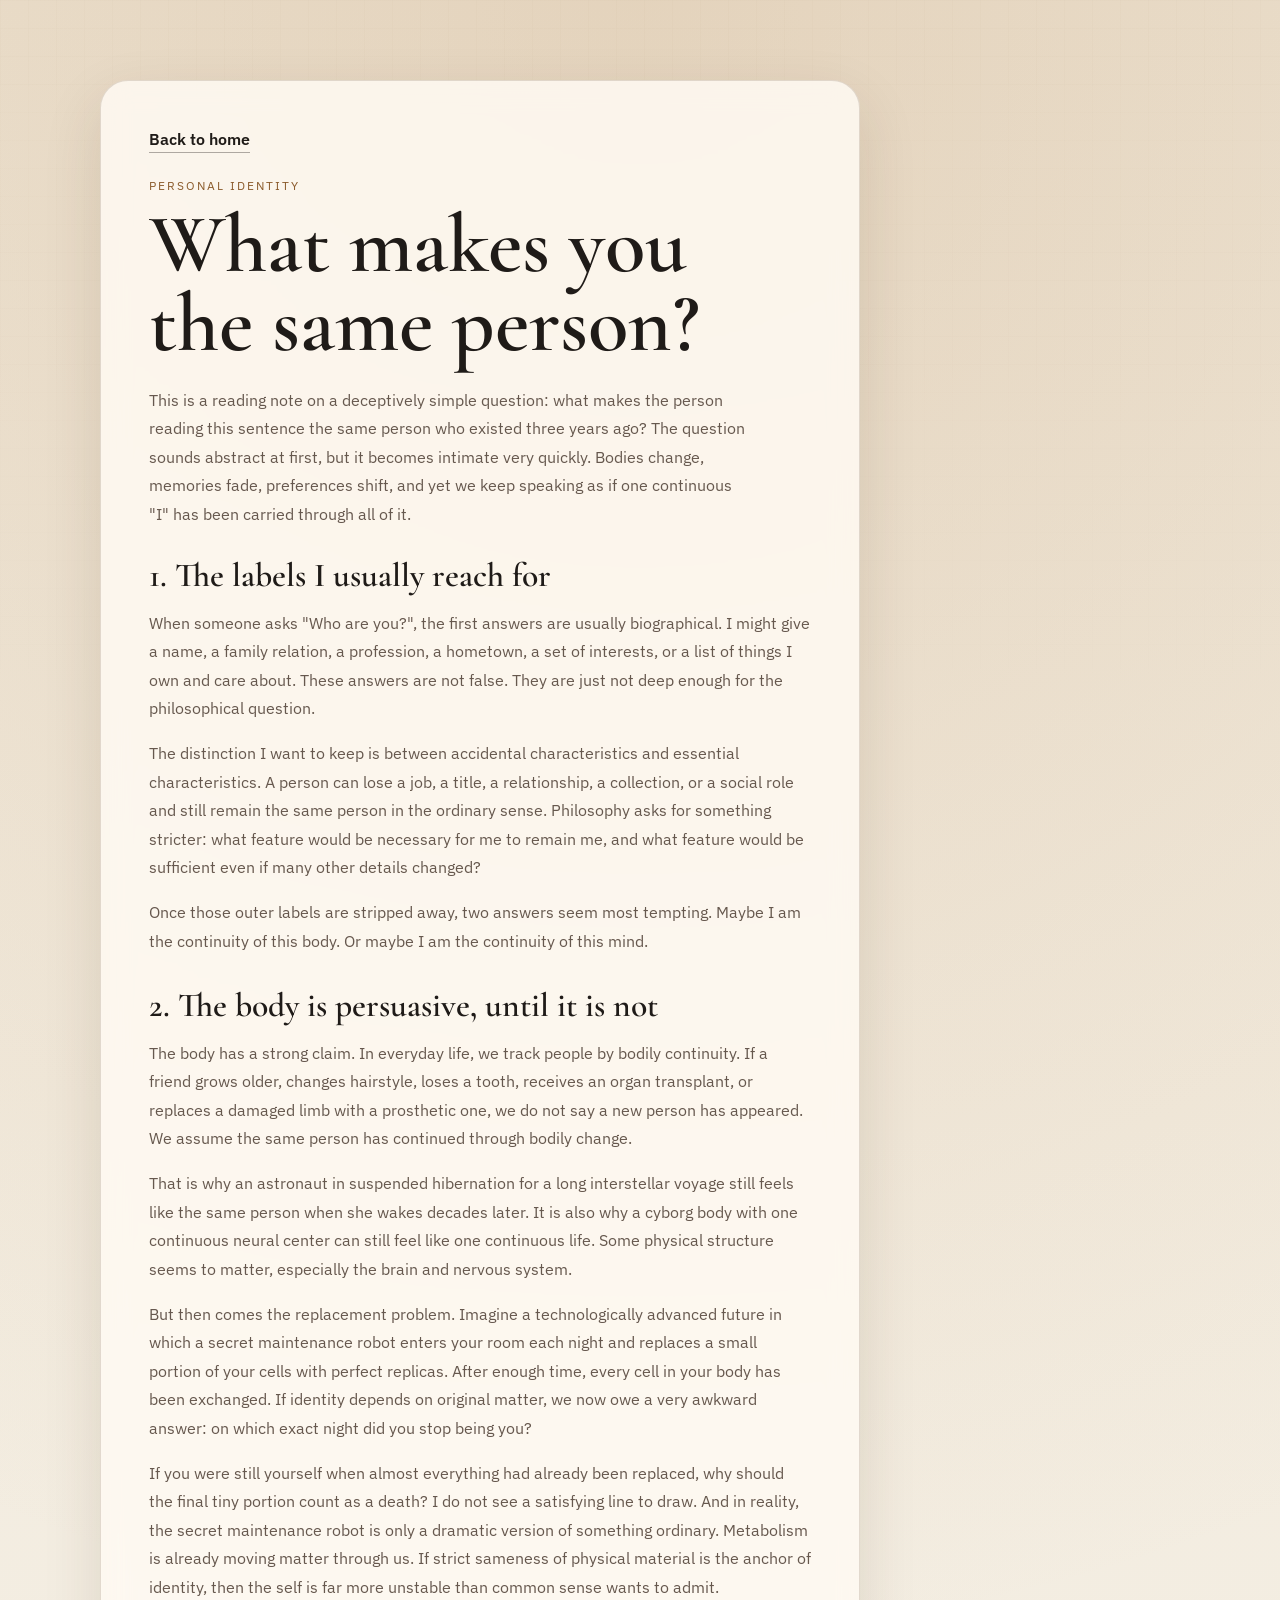
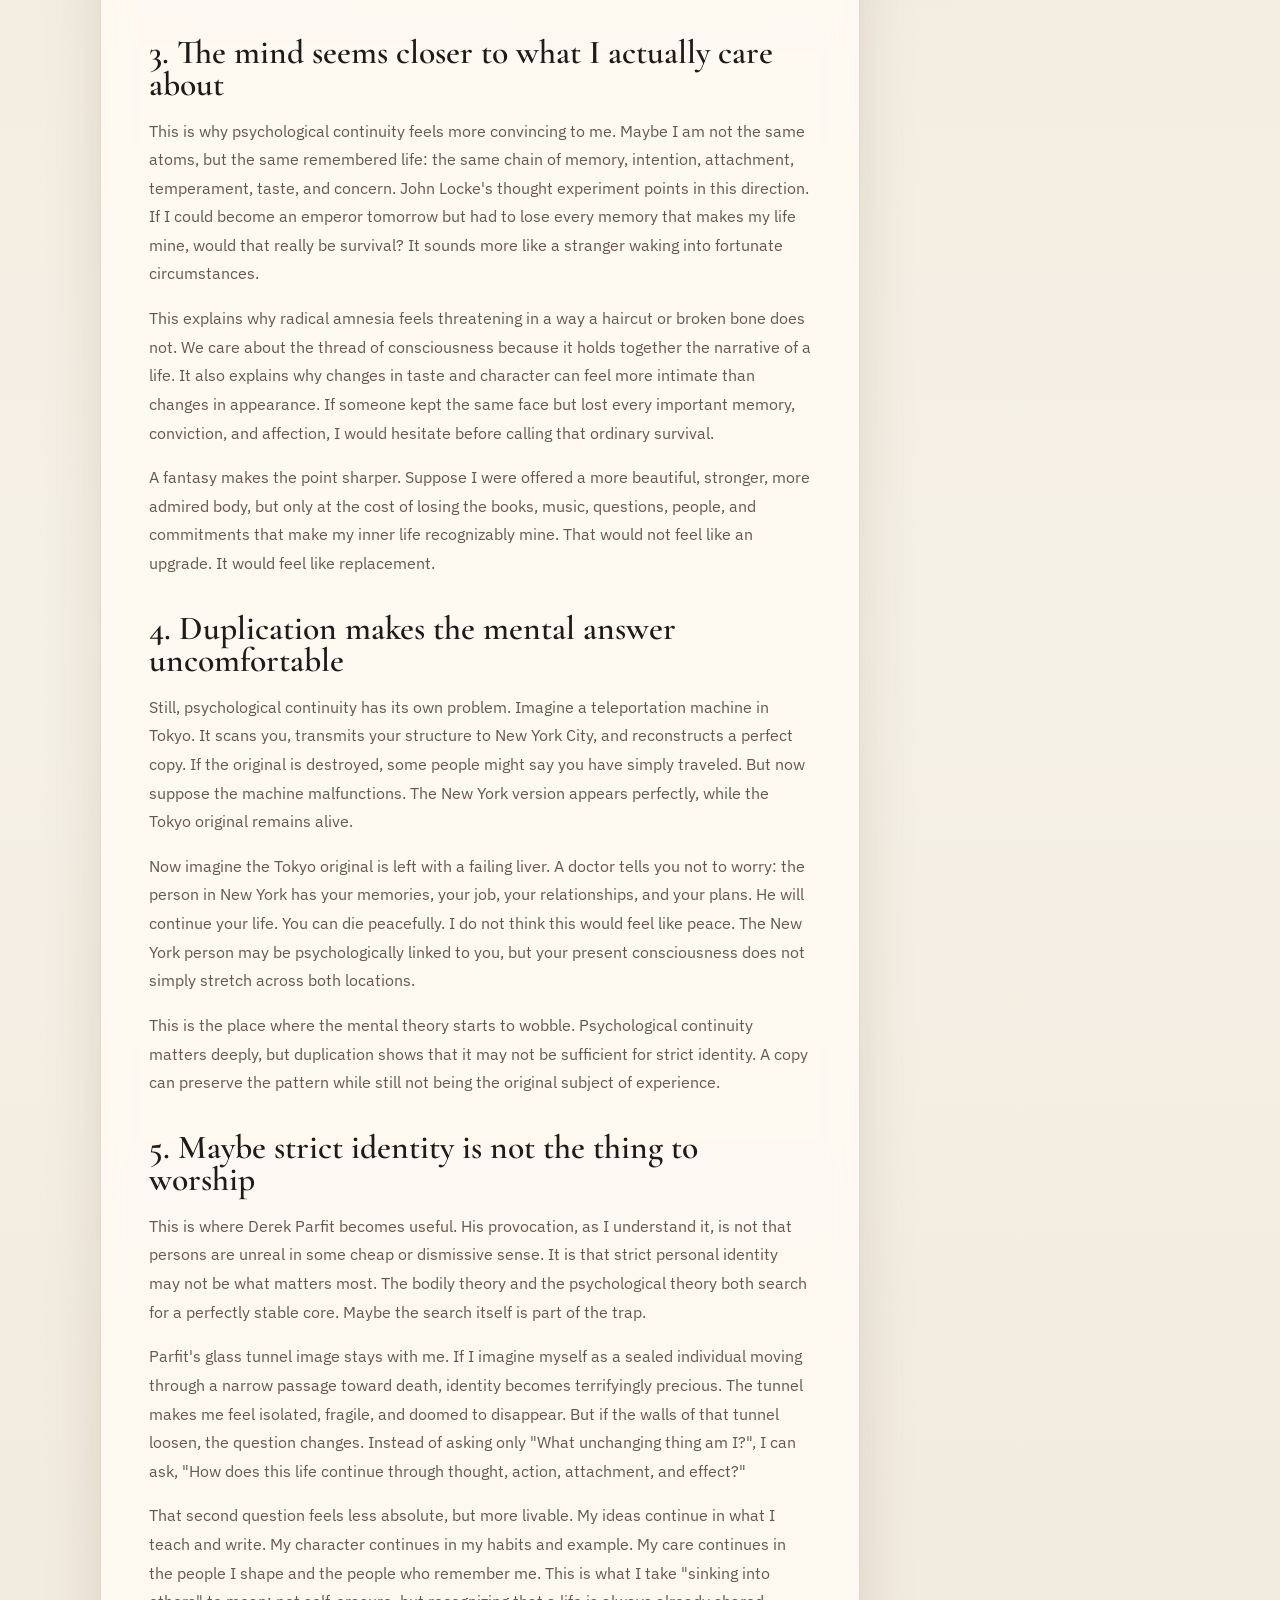
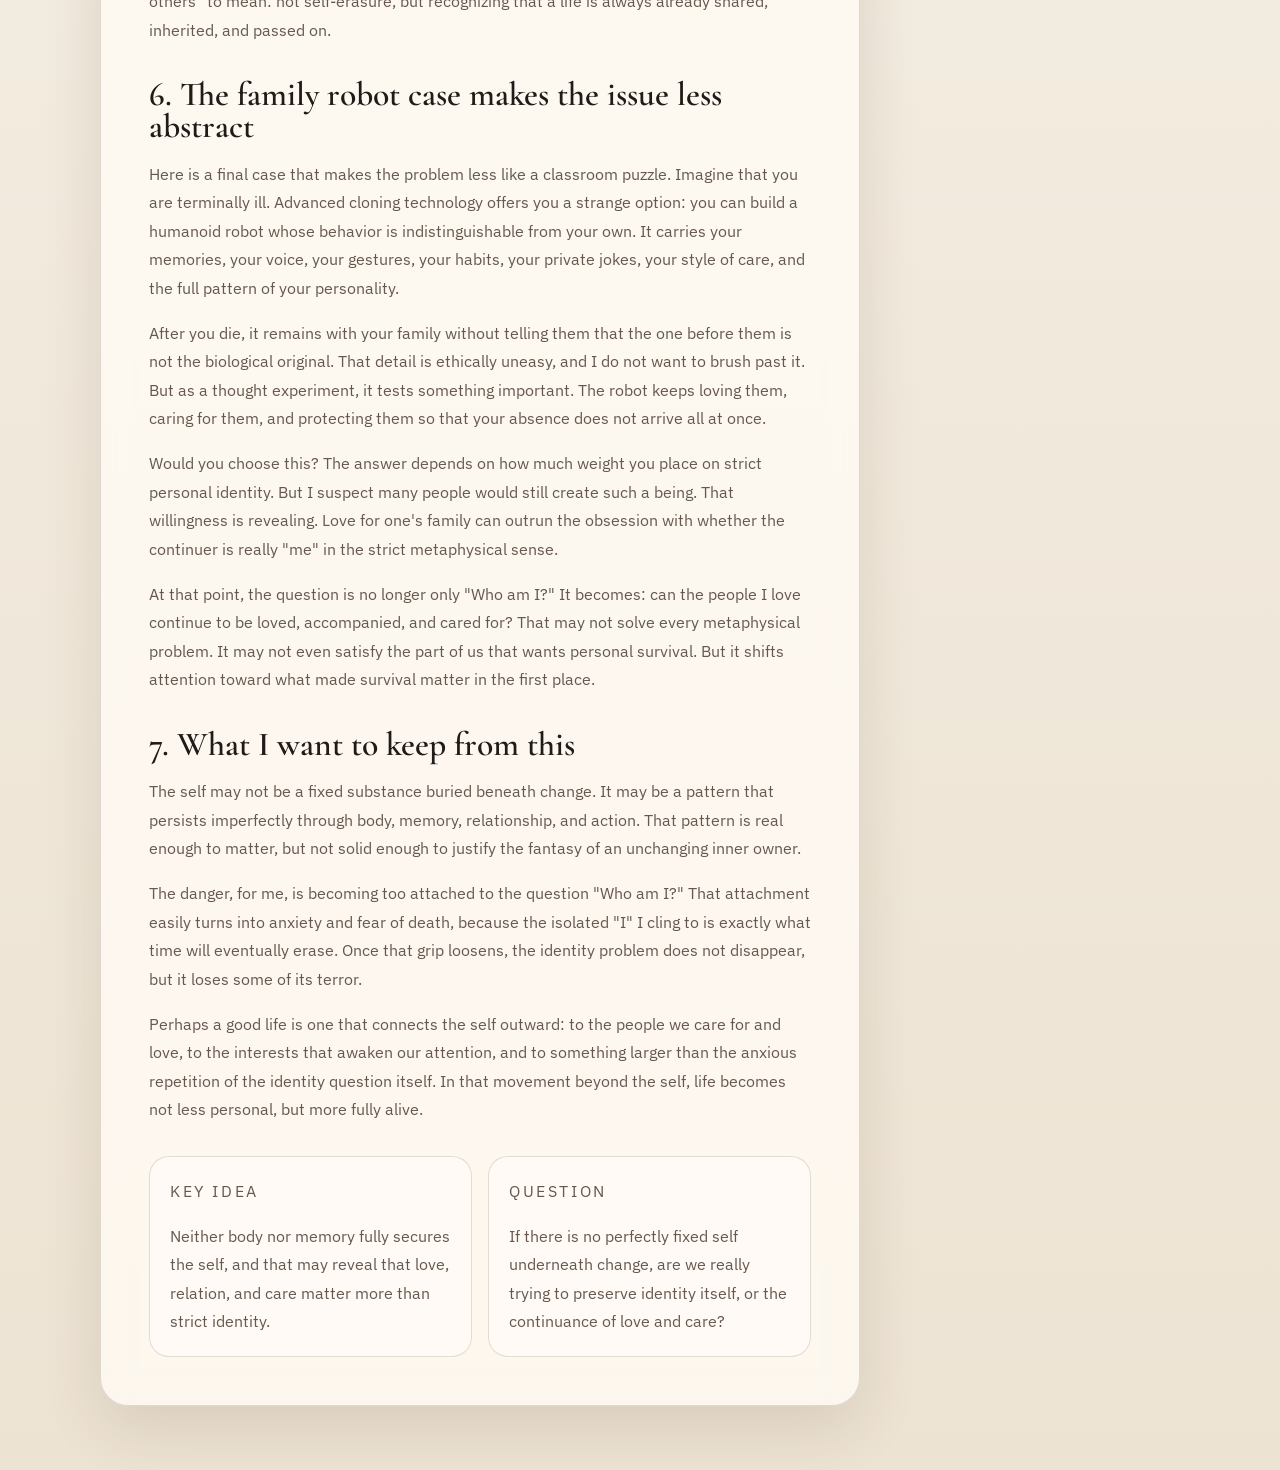
<file: notes/what-makes-you-the-same-person.html>
<!DOCTYPE html>
<html lang="en">
<head>
  <meta charset="UTF-8">
  <meta name="viewport" content="width=device-width, initial-scale=1.0">
  <title>What Makes You the Same Person?</title>
  <link rel="preconnect" href="https://fonts.googleapis.com">
  <link rel="preconnect" href="https://fonts.gstatic.com" crossorigin>
  <link href="https://fonts.googleapis.com/css2?family=Cormorant+Garamond:wght@400;500;600;700&family=IBM+Plex+Sans:wght@400;500;600&display=swap" rel="stylesheet">
  <link rel="stylesheet" href="../styles.css">
</head>
<body>
  <main class="layout">
    <article class="note-page">
      <a class="back-link" href="../index.html">Back to home</a>
      <p class="eyebrow">Personal Identity</p>
      <h1>What makes you the same person?</h1>
      <p class="intro">
        This is a reading note on a deceptively simple question: what makes the person reading this
        sentence the same person who existed three years ago? The question sounds abstract at first,
        but it becomes intimate very quickly. Bodies change, memories fade, preferences shift, and
        yet we keep speaking as if one continuous "I" has been carried through all of it.
      </p>

      <section class="note-body">
        <h2>1. The labels I usually reach for</h2>
        <p>
          When someone asks "Who are you?", the first answers are usually biographical. I might give
          a name, a family relation, a profession, a hometown, a set of interests, or a list of
          things I own and care about. These answers are not false. They are just not deep enough
          for the philosophical question.
        </p>
        <p>
          The distinction I want to keep is between accidental characteristics and essential
          characteristics. A person can lose a job, a title, a relationship, a collection, or a
          social role and still remain the same person in the ordinary sense. Philosophy asks for
          something stricter: what feature would be necessary for me to remain me, and what feature
          would be sufficient even if many other details changed?
        </p>
        <p>
          Once those outer labels are stripped away, two answers seem most tempting. Maybe I am the
          continuity of this body. Or maybe I am the continuity of this mind.
        </p>

        <h2>2. The body is persuasive, until it is not</h2>
        <p>
          The body has a strong claim. In everyday life, we track people by bodily continuity. If a
          friend grows older, changes hairstyle, loses a tooth, receives an organ transplant, or
          replaces a damaged limb with a prosthetic one, we do not say a new person has appeared. We
          assume the same person has continued through bodily change.
        </p>
        <p>
          That is why an astronaut in suspended hibernation for a long interstellar voyage still
          feels like the same person when she wakes decades later. It is also why a cyborg body with
          one continuous neural center can still feel like one continuous life. Some physical
          structure seems to matter, especially the brain and nervous system.
        </p>
        <p>
          But then comes the replacement problem. Imagine a technologically advanced future in which
          a secret maintenance robot enters your room each night and replaces a small portion of your
          cells with perfect replicas. After enough time, every cell in your body has been
          exchanged. If identity depends on original matter, we now owe a very awkward answer: on
          which exact night did you stop being you?
        </p>
        <p>
          If you were still yourself when almost everything had already been replaced, why should
          the final tiny portion count as a death? I do not see a satisfying line to draw. And in
          reality, the secret maintenance robot is only a dramatic version of something ordinary.
          Metabolism is already moving matter through us. If strict sameness of physical material is
          the anchor of identity, then the self is far more unstable than common sense wants to
          admit.
        </p>

        <h2>3. The mind seems closer to what I actually care about</h2>
        <p>
          This is why psychological continuity feels more convincing to me. Maybe I am not the same
          atoms, but the same remembered life: the same chain of memory, intention, attachment,
          temperament, taste, and concern. John Locke&apos;s thought experiment points in this direction.
          If I could become an emperor tomorrow but had to lose every memory that makes my life
          mine, would that really be survival? It sounds more like a stranger waking into fortunate
          circumstances.
        </p>
        <p>
          This explains why radical amnesia feels threatening in a way a haircut or broken bone does
          not. We care about the thread of consciousness because it holds together the narrative of a
          life. It also explains why changes in taste and character can feel more intimate than
          changes in appearance. If someone kept the same face but lost every important memory,
          conviction, and affection, I would hesitate before calling that ordinary survival.
        </p>
        <p>
          A fantasy makes the point sharper. Suppose I were offered a more beautiful, stronger, more
          admired body, but only at the cost of losing the books, music, questions, people, and
          commitments that make my inner life recognizably mine. That would not feel like an
          upgrade. It would feel like replacement.
        </p>

        <h2>4. Duplication makes the mental answer uncomfortable</h2>
        <p>
          Still, psychological continuity has its own problem. Imagine a teleportation machine in
          Tokyo. It scans you, transmits your structure to New York City, and reconstructs a perfect
          copy. If the original is destroyed, some people might say you have simply traveled. But
          now suppose the machine malfunctions. The New York version appears perfectly, while the
          Tokyo original remains alive.
        </p>
        <p>
          Now imagine the Tokyo original is left with a failing liver. A doctor tells you not to
          worry: the person in New York has your memories, your job, your relationships, and your
          plans. He will continue your life. You can die peacefully. I do not think this would feel
          like peace. The New York person may be psychologically linked to you, but your present
          consciousness does not simply stretch across both locations.
        </p>
        <p>
          This is the place where the mental theory starts to wobble. Psychological continuity
          matters deeply, but duplication shows that it may not be sufficient for strict identity.
          A copy can preserve the pattern while still not being the original subject of experience.
        </p>

        <h2>5. Maybe strict identity is not the thing to worship</h2>
        <p>
          This is where Derek Parfit becomes useful. His provocation, as I understand it, is not
          that persons are unreal in some cheap or dismissive sense. It is that strict personal
          identity may not be what matters most. The bodily theory and the psychological theory both
          search for a perfectly stable core. Maybe the search itself is part of the trap.
        </p>
        <p>
          Parfit&apos;s glass tunnel image stays with me. If I imagine myself as a sealed individual
          moving through a narrow passage toward death, identity becomes terrifyingly precious. The
          tunnel makes me feel isolated, fragile, and doomed to disappear. But if the walls of that
          tunnel loosen, the question changes. Instead of asking only "What unchanging thing am I?",
          I can ask, "How does this life continue through thought, action, attachment, and effect?"
        </p>
        <p>
          That second question feels less absolute, but more livable. My ideas continue in what I
          teach and write. My character continues in my habits and example. My care continues in the
          people I shape and the people who remember me. This is what I take "sinking into others"
          to mean: not self-erasure, but recognizing that a life is always already shared,
          inherited, and passed on.
        </p>

        <h2>6. The family robot case makes the issue less abstract</h2>
        <p>
          Here is a final case that makes the problem less like a classroom puzzle. Imagine that you
          are terminally ill. Advanced cloning technology offers you a strange option: you can build
          a humanoid robot whose behavior is indistinguishable from your own. It carries your
          memories, your voice, your gestures, your habits, your private jokes, your style of care,
          and the full pattern of your personality.
        </p>
        <p>
          After you die, it remains with your family without telling them that the one before them
          is not the biological original. That detail is ethically uneasy, and I do not want to
          brush past it. But as a thought experiment, it tests something important. The robot keeps
          loving them, caring for them, and protecting them so that your absence does not arrive all
          at once.
        </p>
        <p>
          Would you choose this? The answer depends on how much weight you place on strict personal
          identity. But I suspect many people would still create such a being. That willingness is
          revealing. Love for one&apos;s family can outrun the obsession with whether the continuer is
          really "me" in the strict metaphysical sense.
        </p>
        <p>
          At that point, the question is no longer only "Who am I?" It becomes: can the people I
          love continue to be loved, accompanied, and cared for? That may not solve every metaphysical
          problem. It may not even satisfy the part of us that wants personal survival. But it shifts
          attention toward what made survival matter in the first place.
        </p>

        <h2>7. What I want to keep from this</h2>
        <p>
          The self may not be a fixed substance buried beneath change. It may be a pattern that
          persists imperfectly through body, memory, relationship, and action. That pattern is real
          enough to matter, but not solid enough to justify the fantasy of an unchanging inner owner.
        </p>
        <p>
          The danger, for me, is becoming too attached to the question "Who am I?" That attachment
          easily turns into anxiety and fear of death, because the isolated "I" I cling to is
          exactly what time will eventually erase. Once that grip loosens, the identity problem does
          not disappear, but it loses some of its terror.
        </p>
        <p>
          Perhaps a good life is one that connects the self outward: to the people we care for and
          love, to the interests that awaken our attention, and to something larger than the anxious
          repetition of the identity question itself. In that movement beyond the self, life becomes
          not less personal, but more fully alive.
        </p>
      </section>

      <section class="note-meta" aria-label="Note summary">
        <div class="meta-card">
          <p class="label">Key idea</p>
          <p>Neither body nor memory fully secures the self, and that may reveal that love, relation, and care matter more than strict identity.</p>
        </div>
        <div class="meta-card">
          <p class="label">Question</p>
          <p>If there is no perfectly fixed self underneath change, are we really trying to preserve identity itself, or the continuance of love and care?</p>
        </div>
      </section>
    </article>
  </main>
</body>
</html>
</file>
<file: styles.css>
:root {
  --bg: #f5f0e6;
  --paper: rgba(255, 251, 244, 0.84);
  --ink: #1f1b18;
  --muted: #66584e;
  --line: rgba(82, 59, 36, 0.16);
  --accent: #8a5a2b;
  --shadow: 0 22px 60px rgba(64, 43, 20, 0.12);
}

* {
  box-sizing: border-box;
}

body {
  margin: 0;
  min-height: 100vh;
  font-family: "IBM Plex Sans", sans-serif;
  color: var(--ink);
  background:
    radial-gradient(circle at top, rgba(192, 151, 107, 0.24), transparent 35%),
    linear-gradient(180deg, #efe6d6 0%, var(--bg) 48%, #ede3d3 100%);
}

body::before {
  content: "";
  position: fixed;
  inset: 0;
  pointer-events: none;
  background-image:
    linear-gradient(rgba(82, 59, 36, 0.03) 1px, transparent 1px),
    linear-gradient(90deg, rgba(82, 59, 36, 0.03) 1px, transparent 1px);
  background-size: 28px 28px;
  mask-image: linear-gradient(180deg, rgba(0, 0, 0, 0.35), transparent 90%);
}

.layout {
  width: min(1080px, calc(100% - 2rem));
  margin: 0 auto;
  padding: 5rem 0 4rem;
}

.hero {
  max-width: 760px;
  padding: 3rem;
  border: 1px solid var(--line);
  border-radius: 28px;
  background: var(--paper);
  box-shadow: var(--shadow);
  backdrop-filter: blur(14px);
  animation: rise 650ms ease-out both;
}

.eyebrow,
.label {
  margin: 0 0 0.75rem;
  text-transform: uppercase;
  letter-spacing: 0.16em;
  font-size: 0.78rem;
  color: var(--accent);
}

h1,
h2 {
  margin: 0;
  font-family: "Cormorant Garamond", serif;
  line-height: 0.95;
}

.hero h1,
.note-page h1 {
  font-size: clamp(3.3rem, 8vw, 6.4rem);
  font-weight: 600;
}

.hero h1 {
  max-width: 11ch;
}

.note-page h1 {
  max-width: 14ch;
  font-size: clamp(2.9rem, 7vw, 5.2rem);
}

.section-heading h2,
h3 {
  font-family: "Cormorant Garamond", serif;
  margin: 0;
}

.intro,
.note-card p,
.note-body p,
.meta-card p {
  color: var(--muted);
  line-height: 1.75;
  font-size: 1.02rem;
}

.intro {
  margin: 1.4rem 0 0;
  max-width: 60ch;
}

.card-grid {
  display: grid;
  grid-template-columns: repeat(3, minmax(0, 1fr));
  gap: 1.25rem;
  margin-top: 1.5rem;
}

.note-card {
  padding: 1.5rem;
  border-radius: 22px;
  border: 1px solid var(--line);
  background: rgba(255, 252, 247, 0.78);
  box-shadow: var(--shadow);
  animation: rise 650ms ease-out both;
}

.notes-section {
  margin-top: 1.5rem;
}

.section-heading {
  margin-bottom: 1rem;
}

.note-list {
  display: grid;
  grid-template-columns: repeat(2, minmax(0, 1fr));
  gap: 1.25rem;
  max-width: 980px;
}

h2 {
  font-size: 2rem;
  font-weight: 600;
  margin-bottom: 0.75rem;
}

h3 {
  font-size: 2.15rem;
  font-weight: 600;
  margin-bottom: 0.75rem;
}

.note-link,
.back-link {
  display: inline-flex;
  align-items: center;
  color: var(--ink);
  text-decoration: none;
  border-bottom: 1px solid rgba(31, 27, 24, 0.35);
  padding-bottom: 0.2rem;
  font-weight: 600;
}

.note-link {
  margin-top: 0.25rem;
}

.note-page {
  max-width: 760px;
  padding: 3rem;
  border: 1px solid var(--line);
  border-radius: 28px;
  background: var(--paper);
  box-shadow: var(--shadow);
  backdrop-filter: blur(14px);
  animation: rise 650ms ease-out both;
}

.back-link {
  margin-bottom: 1.5rem;
}

.note-body {
  margin-top: 2rem;
}

.note-body h2 {
  font-size: 2.1rem;
  margin-top: 2.2rem;
  margin-bottom: 0.85rem;
}

.note-body h2:first-child {
  margin-top: 0;
}

.note-body p + p {
  margin-top: 1rem;
}

.note-meta {
  display: grid;
  grid-template-columns: repeat(2, minmax(0, 1fr));
  gap: 1rem;
  margin-top: 2rem;
}

.meta-card {
  padding: 1.25rem;
  border-radius: 20px;
  border: 1px solid var(--line);
  background: rgba(255, 252, 247, 0.78);
}

.meta-card p:last-child {
  margin-bottom: 0;
}

@keyframes rise {
  from {
    opacity: 0;
    transform: translateY(20px);
  }

  to {
    opacity: 1;
    transform: translateY(0);
  }
}

@media (max-width: 820px) {
  .layout {
    padding-top: 2rem;
  }

  .hero {
    padding: 2rem;
  }

  .card-grid {
    grid-template-columns: 1fr;
  }

  .note-list {
    grid-template-columns: 1fr;
  }

  .note-page {
    padding: 2rem;
  }

  .note-meta {
    grid-template-columns: 1fr;
  }
}
</file>
